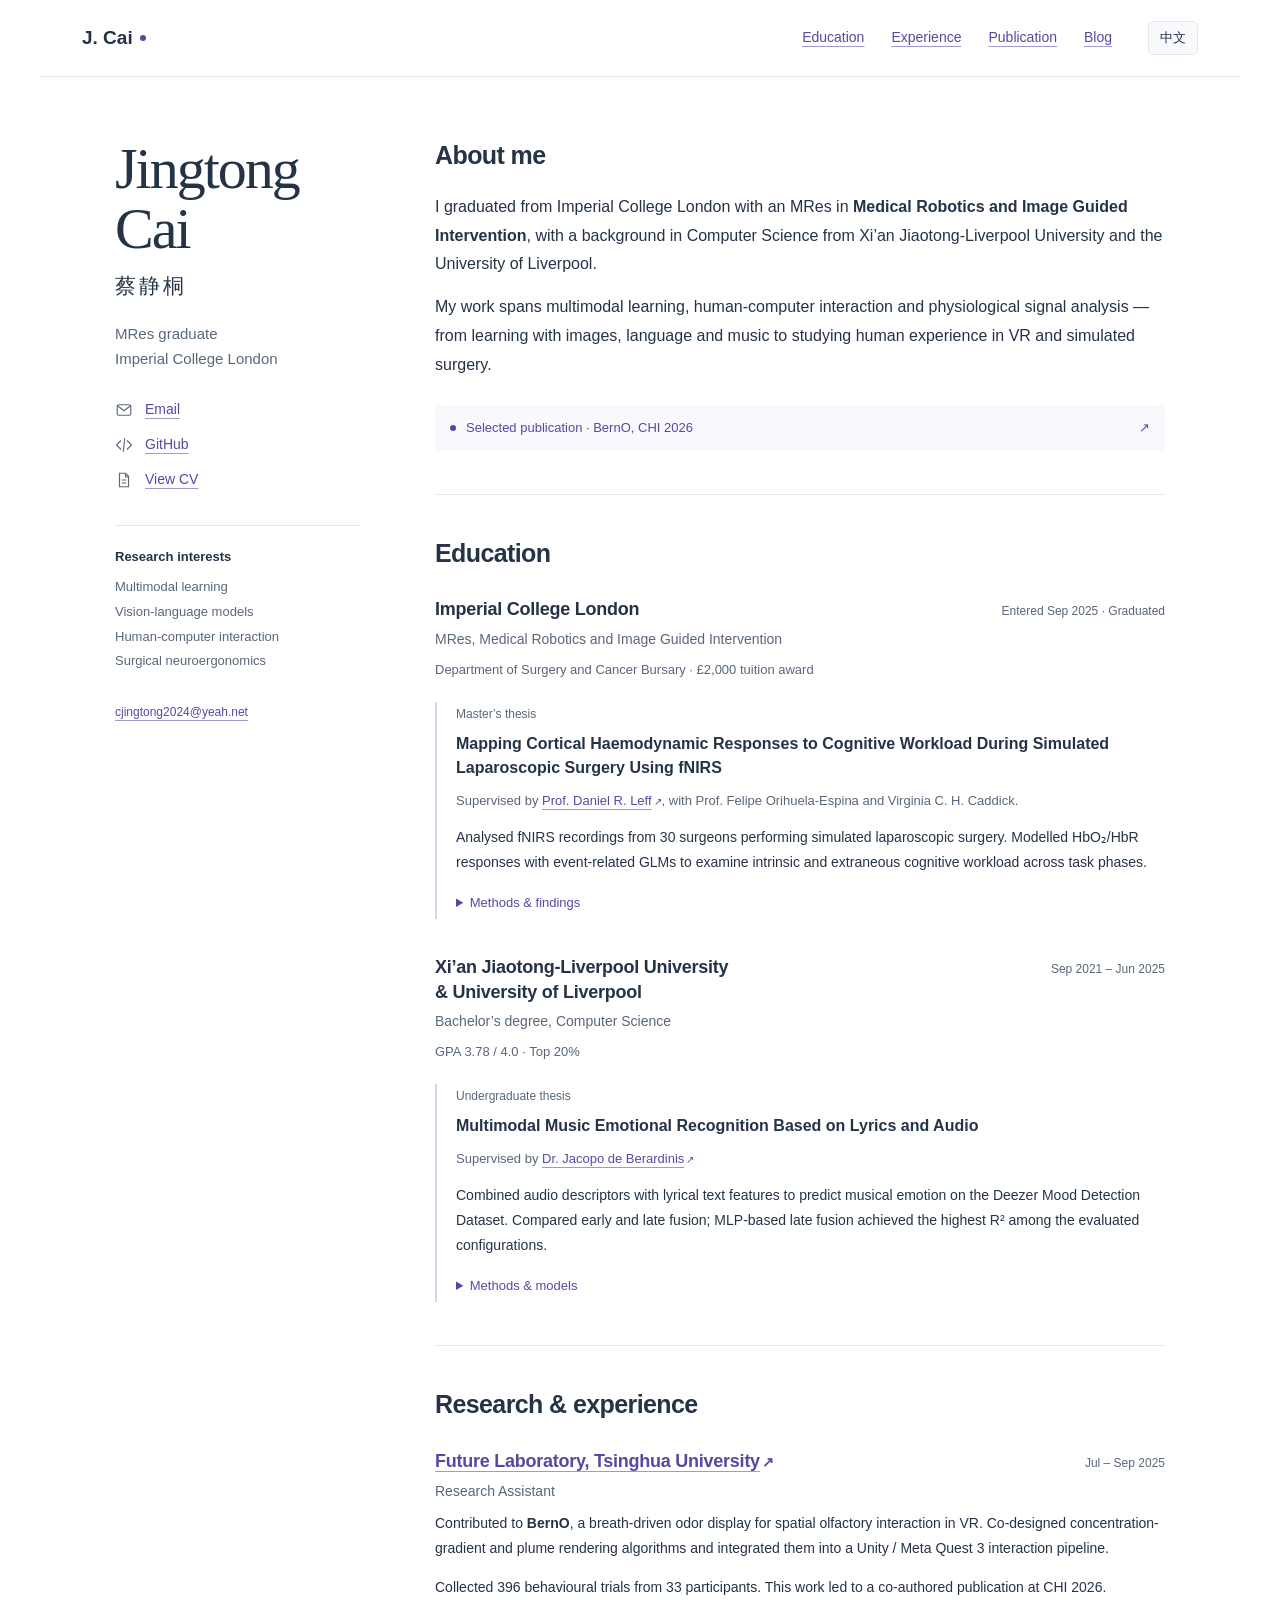
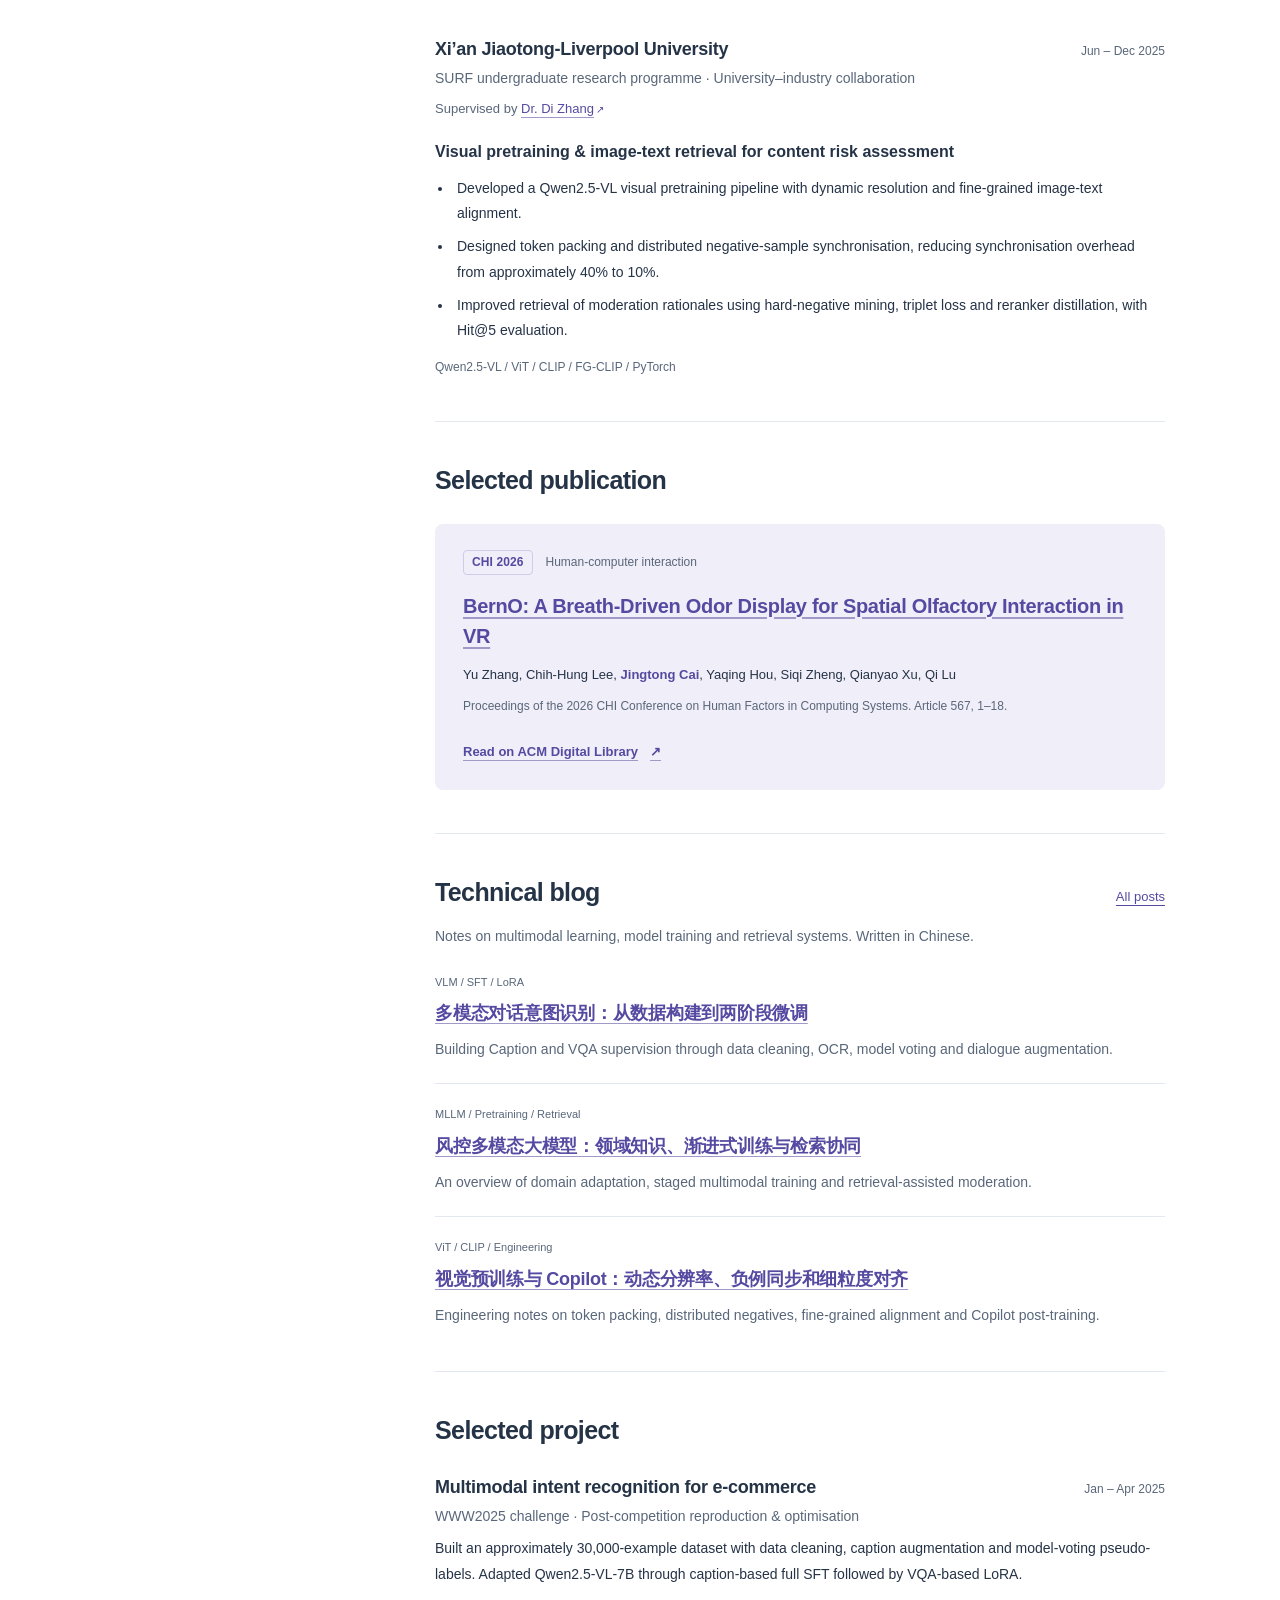
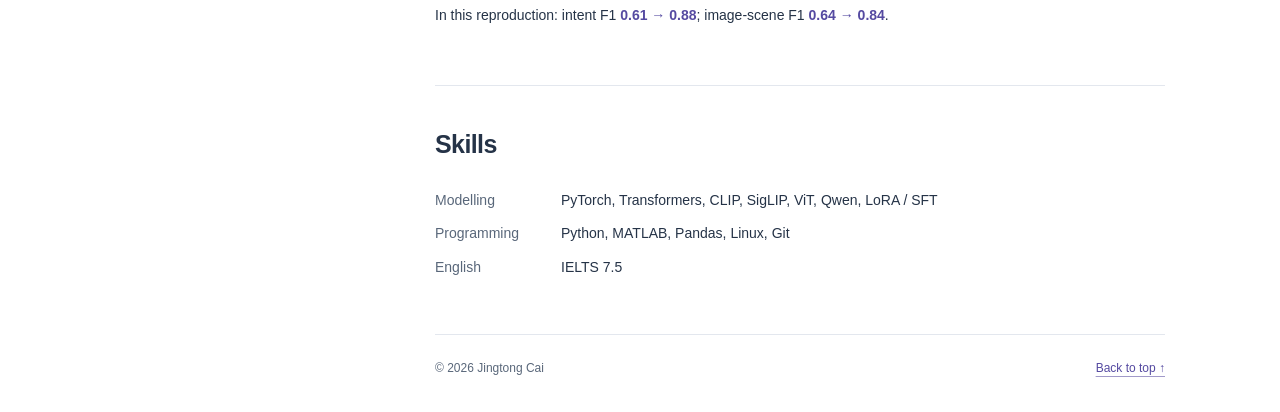
<file: index.html>
<!doctype html>
<html lang="en">
<head>
  <meta charset="utf-8">
  <meta name="viewport" content="width=device-width, initial-scale=1">
  <meta name="theme-color" content="#554aa1">
  <meta name="description" content="Jingtong Cai — MRes graduate of Imperial College London. Education, research and experience in multimodal learning, human-computer interaction and surgical neuroergonomics.">
  <meta property="og:title" content="Jingtong Cai | 蔡静桐">
  <meta property="og:description" content="Multimodal learning, human-computer interaction and surgical neuroergonomics. Education, research and selected work.">
  <meta property="og:type" content="website">
  <title>Jingtong Cai | 蔡静桐</title>
  <link rel="icon" type="image/svg+xml" href="assets/favicon.svg">
  <link rel="stylesheet" href="styles.css">
  <script src="script.js" defer></script>
</head>
<body>
  <a class="skip-link" href="#main"><span data-lang="en">Skip to content</span><span data-lang="zh" hidden>跳至正文</span></a>
  <header class="topbar">
    <a class="wordmark" href="#about" aria-label="Jingtong Cai, home">J. Cai<span class="wordmark-dot" aria-hidden="true"></span></a>
    <nav aria-label="Main navigation">
      <a href="#education"><span data-lang="en">Education</span><span data-lang="zh" hidden>教育经历</span></a>
      <a href="#experience"><span data-lang="en">Experience</span><span data-lang="zh" hidden>科研与实习</span></a>
      <a href="#publications"><span data-lang="en">Publication</span><span data-lang="zh" hidden>论文发表</span></a>
      <a href="blog/index.html"><span data-lang="en">Blog</span><span data-lang="zh" hidden>技术博客</span></a>
    </nav>
    <button id="language-toggle" class="language-button" type="button" aria-label="Switch to Chinese">中文</button>
  </header>

  <div class="page-layout">
    <aside class="profile" aria-label="Personal profile">
      <div class="profile-heading">
        <h1>Jingtong<br> Cai<span class="name-cn" lang="zh-CN">蔡静桐</span></h1>
        <p class="affiliation"><span data-lang="en">MRes graduate<br>Imperial College London</span><span data-lang="zh" hidden>研究型硕士毕业<br>帝国理工大学</span></p>
      </div>
      <div class="profile-links">
        <a href="mailto:cjingtong2024@yeah.net"><svg viewBox="0 0 24 24" aria-hidden="true"><rect x="3" y="5" width="18" height="14" rx="2"/><path d="m3 6 9 7 9-7"/></svg><span data-lang="en">Email</span><span data-lang="zh" hidden>电子邮箱</span></a>
        <a href="https://github.com/caijingtong22-beep" target="_blank" rel="noopener noreferrer"><svg viewBox="0 0 24 24" aria-hidden="true"><path d="m8 6-6 6 6 6m8-12 6 6-6 6m-3-15-2 18"/></svg>GitHub</a>
        <a class="resume-link" href="resume.html" target="_blank" rel="noopener noreferrer"><svg viewBox="0 0 24 24" aria-hidden="true"><path d="M6 3h8l4 4v14H6zM14 3v5h4M9 12h6M9 16h6"/></svg><span data-lang="en">View CV</span><span data-lang="zh" hidden>查看简历</span></a>
      </div>
      <div class="interests">
        <h2><span data-lang="en">Research interests</span><span data-lang="zh" hidden>研究兴趣</span></h2>
        <ul><li><span data-lang="en">Multimodal learning</span><span data-lang="zh" hidden>多模态学习</span></li><li><span data-lang="en">Vision-language models</span><span data-lang="zh" hidden>视觉语言模型</span></li><li><span data-lang="en">Human-computer interaction</span><span data-lang="zh" hidden>人机交互</span></li><li><span data-lang="en">Surgical neuroergonomics</span><span data-lang="zh" hidden>外科神经工效学</span></li></ul>
      </div>
      <a class="contact-address" href="mailto:cjingtong2024@yeah.net">cjingtong2024@yeah.net</a>
    </aside>

    <main id="main">
      <section id="about" class="intro" aria-labelledby="about-heading">
        <h2 id="about-heading"><span data-lang="en">About me</span><span data-lang="zh" hidden>关于我</span></h2>
        <div data-lang="en"><p>I graduated from Imperial College London with an MRes in <strong>Medical Robotics and Image Guided Intervention</strong>, with a background in Computer Science from Xi’an Jiaotong-Liverpool University and the University of Liverpool.</p><p>My work spans multimodal learning, human-computer interaction and physiological signal analysis — from learning with images, language and music to studying human experience in VR and simulated surgery.</p></div>
        <div data-lang="zh" hidden><p>我已毕业于<strong>帝国理工大学</strong>，获得医疗机器人与图像引导干预研究型硕士学位，本科就读于西交利物浦大学与利物浦大学，专业为计算机科学。</p><p>我的研究涵盖多模态学习、人机交互与生理信号分析，包括图文理解、音乐情感识别、虚拟现实嗅觉交互，以及模拟手术中的认知负荷分析。</p></div>
        <a class="recent-work" href="#publications"><span class="small-dot" aria-hidden="true"></span><span data-lang="en"><strong>Selected publication</strong> · BernO, CHI 2026</span><span data-lang="zh" hidden><strong>代表论文</strong> · BernO，CHI 2026</span><span aria-hidden="true">↗</span></a>
      </section>

      <section id="education" aria-labelledby="education-heading">
        <h2 id="education-heading"><span data-lang="en">Education</span><span data-lang="zh" hidden>教育经历</span></h2>
        <article class="entry">
          <div class="entry-heading"><h3><span data-lang="en">Imperial College London</span><span data-lang="zh" hidden>帝国理工大学</span></h3><p class="date"><span data-lang="en">Entered Sep 2025 · Graduated</span><span data-lang="zh" hidden>2025.09 入学 · 已毕业</span></p></div>
          <p class="degree"><span data-lang="en">MRes, Medical Robotics and Image Guided Intervention</span><span data-lang="zh" hidden>医疗机器人与图像引导干预 · 研究型硕士</span></p>
          <p class="honor"><span data-lang="en">Department of Surgery and Cancer Bursary · £2,000 tuition award</span><span data-lang="zh" hidden>外科与癌症学系奖学金 · £2,000 学费减免</span></p>
          <div class="project-block">
            <p class="project-type"><span data-lang="en">Master’s thesis</span><span data-lang="zh" hidden>硕士毕业论文</span></p>
            <h4><span data-lang="en">Mapping Cortical Haemodynamic Responses to Cognitive Workload During Simulated Laparoscopic Surgery Using fNIRS</span><span data-lang="zh" hidden>基于 fNIRS 的模拟腹腔镜手术认知负荷与皮层血流动力学响应分析</span></h4>
            <p class="supervisor"><span data-lang="en">Supervised by </span><span data-lang="zh" hidden>导师：</span><a href="https://profiles.imperial.ac.uk/d.leff" target="_blank" rel="noopener noreferrer">Prof. Daniel R. Leff</a><span data-lang="en">, with Prof. Felipe Orihuela-Espina and Virginia C. H. Caddick.</span><span data-lang="zh" hidden>；共同指导：Prof. Felipe Orihuela-Espina、Virginia C. H. Caddick。</span></p>
            <p><span data-lang="en">Analysed fNIRS recordings from 30 surgeons performing simulated laparoscopic surgery. Modelled HbO₂/HbR responses with event-related GLMs to examine intrinsic and extraneous cognitive workload across task phases.</span><span data-lang="zh" hidden>分析 30 名外科医生在模拟腹腔镜手术中的 fNIRS 数据，通过事件相关一般线性模型（GLM）建模 HbO₂/HbR 响应，研究不同手术阶段的内在与外在认知负荷。</span></p>
            <details><summary><span data-lang="en">Methods & findings</span><span data-lang="zh" hidden>方法与研究结果</span></summary><div class="detail-content"><p data-lang="en">Aligned 61-channel physiological signals with task and high-load event annotations. Used planned contrasts, ROI analyses, mixed models and robust sensitivity analyses. No primary result survived BH-FDR correction; observed regional and phase-dependent patterns remain exploratory.</p><p data-lang="zh" hidden>将 61 通道生理信号与手术阶段、高负荷事件对齐，结合预设对比、ROI 分析、混合效应模型与稳健性分析。主要分析结果均未通过 BH-FDR 多重比较校正，观察到的区域性与阶段性模式属于探索性发现。</p></div></details>
          </div>
        </article>
        <article class="entry">
          <div class="entry-heading"><h3><span data-lang="en">Xi’an Jiaotong-Liverpool University<br>& University of Liverpool</span><span data-lang="zh" hidden>西交利物浦大学 & 利物浦大学</span></h3><p class="date"><span data-lang="en">Sep 2021 – Jun 2025</span><span data-lang="zh" hidden>2021.09 – 2025.06</span></p></div>
          <p class="degree"><span data-lang="en">Bachelor’s degree, Computer Science</span><span data-lang="zh" hidden>计算机科学 · 学士</span></p>
          <p class="honor"><span data-lang="en">GPA 3.78 / 4.0 · Top 20%</span><span data-lang="zh" hidden>GPA 3.78 / 4.0 · 专业前 20%</span></p>
          <div class="project-block">
            <p class="project-type"><span data-lang="en">Undergraduate thesis</span><span data-lang="zh" hidden>本科毕业论文</span></p>
            <h4><span data-lang="en">Multimodal Music Emotional Recognition Based on Lyrics and Audio</span><span data-lang="zh" hidden>基于歌词与音频的多模态音乐情感识别</span></h4>
            <p class="supervisor"><span data-lang="en">Supervised by </span><span data-lang="zh" hidden>导师：</span><a href="https://www.jacopodeberardinis.com/" target="_blank" rel="noopener noreferrer">Dr. Jacopo de Berardinis</a></p>
            <p><span data-lang="en">Combined audio descriptors with lyrical text features to predict musical emotion on the Deezer Mood Detection Dataset. Compared early and late fusion; MLP-based late fusion achieved the highest R² among the evaluated configurations.</span><span data-lang="zh" hidden>基于 Deezer Mood Detection Dataset，融合音频描述符与歌词文本特征进行音乐情感预测。比较早期融合与后期融合策略，基于 MLP 的后期融合在所评估配置中取得最高 R²。</span></p>
            <details><summary><span data-lang="en">Methods & models</span><span data-lang="zh" hidden>方法与模型</span></summary><div class="detail-content"><p data-lang="en">Reproduced a multimodal baseline, then explored decision-level fusion of modality-specific models. Evaluated MLR, SVR, random forest and MLP regressors with audio features, TF-IDF and sentiment scores for valence and arousal prediction.</p><p data-lang="zh" hidden>复现多模态基线，并探索各模态独立建模后的决策级融合。结合音频特征、TF-IDF 和情感分数，评估 MLR、SVR、随机森林与 MLP 在效价和唤醒度预测中的表现。</p></div></details>
          </div>
        </article>
      </section>

      <section id="experience" aria-labelledby="experience-heading">
        <h2 id="experience-heading"><span data-lang="en">Research & experience</span><span data-lang="zh" hidden>科研与实习经历</span></h2>
        <article class="entry">
          <div class="entry-heading"><h3><a href="https://thfl.tsinghua.edu.cn/index.htm" target="_blank" rel="noopener noreferrer"><span data-lang="en">Future Laboratory, Tsinghua University</span><span data-lang="zh" hidden>清华大学未来实验室</span></a></h3><p class="date"><span data-lang="en">Jul – Sep 2025</span><span data-lang="zh" hidden>2025.07 – 2025.09</span></p></div>
          <p class="degree"><span data-lang="en">Research Assistant</span><span data-lang="zh" hidden>研究助理</span></p>
          <p><span data-lang="en">Contributed to <strong>BernO</strong>, a breath-driven odor display for spatial olfactory interaction in VR. Co-designed concentration-gradient and plume rendering algorithms and integrated them into a Unity / Meta Quest 3 interaction pipeline.</span><span data-lang="zh" hidden>参与 <strong>BernO</strong> 呼吸驱动 VR 空间嗅觉交互系统研发，协同设计浓度梯度与 plume 两类嗅觉渲染算法，并接入 Unity / Meta Quest 3 实时交互流程。</span></p>
          <p><span data-lang="en">Collected 396 behavioural trials from 33 participants. This work led to a co-authored publication at CHI 2026.</span><span data-lang="zh" hidden>完成 33 名参与者、396 条行为试验数据采集，相关成果发表于 CHI 2026，为论文共同作者。</span></p>
        </article>
        <article class="entry">
          <div class="entry-heading"><h3><span data-lang="en">Xi’an Jiaotong-Liverpool University</span><span data-lang="zh" hidden>西交利物浦大学</span></h3><p class="date"><span data-lang="en">Jun – Dec 2025</span><span data-lang="zh" hidden>2025.06 – 2025.12</span></p></div>
          <p class="degree"><span data-lang="en">SURF undergraduate research programme · University–industry collaboration</span><span data-lang="zh" hidden>SURF 暑期本科生科研项目 · 校企合作</span></p>
          <p class="supervisor"><span data-lang="en">Supervised by </span><span data-lang="zh" hidden>导师：</span><a href="https://xjtlu.globalimpact.cn/en/persons/DiZhang/" target="_blank" rel="noopener noreferrer">Dr. Di Zhang</a></p>
          <h4 class="experience-title"><span data-lang="en">Visual pretraining & image-text retrieval for content risk assessment</span><span data-lang="zh" hidden>风控多模态大模型视觉预训练与图文检索优化</span></h4>
          <ul class="work-list"><li><span data-lang="en">Developed a Qwen2.5-VL visual pretraining pipeline with dynamic resolution and fine-grained image-text alignment.</span><span data-lang="zh" hidden>基于 Qwen2.5-VL 搭建视觉预训练流程，支持动态分辨率与细粒度图文对齐。</span></li><li><span data-lang="en">Designed token packing and distributed negative-sample synchronisation, reducing synchronisation overhead from approximately 40% to 10%.</span><span data-lang="zh" hidden>设计变长 token 装箱与分布式负例同步流程，将负例同步额外训练耗时由约 40% 降至 10%。</span></li><li><span data-lang="en">Improved retrieval of moderation rationales using hard-negative mining, triplet loss and reranker distillation, with Hit@5 evaluation.</span><span data-lang="zh" hidden>通过难负例挖掘、三元损失与重排序模型蒸馏优化审核拒绝理由召回，并以 Hit@5 进行评估。</span></li></ul>
          <p class="technology">Qwen2.5-VL / ViT / CLIP / FG-CLIP / PyTorch</p>
        </article>
      </section>

      <section id="publications" aria-labelledby="publication-heading">
        <h2 id="publication-heading"><span data-lang="en">Selected publication</span><span data-lang="zh" hidden>论文发表</span></h2>
        <article class="publication">
          <div class="publication-meta"><span class="venue">CHI 2026</span><span data-lang="en">Human-computer interaction</span><span data-lang="zh" hidden>人机交互</span></div>
          <h3><a href="https://dl.acm.org/doi/10.1145/3772318.3791360" target="_blank" rel="noopener noreferrer">BernO: A Breath-Driven Odor Display for Spatial Olfactory Interaction in VR</a></h3>
          <p class="authors">Yu Zhang, Chih-Hung Lee, <strong>Jingtong Cai</strong>, Yaqing Hou, Siqi Zheng, Qianyao Xu, Qi Lu</p>
          <p class="publication-citation">Proceedings of the 2026 CHI Conference on Human Factors in Computing Systems. Article 567, 1–18.</p>
          <a class="paper-link" href="https://dl.acm.org/doi/10.1145/3772318.3791360" target="_blank" rel="noopener noreferrer"><span data-lang="en">Read on ACM Digital Library</span><span data-lang="zh" hidden>在 ACM Digital Library 阅读</span><span aria-hidden="true">↗</span></a>
        </article>
      </section>

      <section id="blog" aria-labelledby="blog-heading">
        <div class="section-heading"><h2 id="blog-heading"><span data-lang="en">Technical blog</span><span data-lang="zh" hidden>技术博客</span></h2><a href="blog/index.html"><span data-lang="en">All posts</span><span data-lang="zh" hidden>全部文章</span></a></div>
        <p class="section-intro"><span data-lang="en">Notes on multimodal learning, model training and retrieval systems. Written in Chinese.</span><span data-lang="zh" hidden>记录多模态学习、模型训练与检索系统中的方法和实践。</span></p>
        <div class="post-list">
          <article class="post-preview"><p class="post-category">VLM / SFT / LoRA</p><h3><a href="blog/posts/multimodal-intent.html">多模态对话意图识别：从数据构建到两阶段微调</a></h3><p><span data-lang="en">Building Caption and VQA supervision through data cleaning, OCR, model voting and dialogue augmentation.</span><span data-lang="zh" hidden>从数据清洗、OCR 与多模型投票出发，构建 Caption 和 VQA 两层监督，连接领域适配与任务对齐。</span></p></article>
          <article class="post-preview"><p class="post-category">MLLM / Pretraining / Retrieval</p><h3><a href="blog/posts/risk-model-training.html">风控多模态大模型：领域知识、渐进式训练与检索协同</a></h3><p><span data-lang="en">An overview of domain adaptation, staged multimodal training and retrieval-assisted moderation.</span><span data-lang="zh" hidden>梳理领域知识注入、多模态预训练与后训练方案，以及 Copilot 在候选理由召回中的作用。</span></p></article>
          <article class="post-preview"><p class="post-category">ViT / CLIP / Engineering</p><h3><a href="blog/posts/visual-pretraining.html">视觉预训练与 Copilot：动态分辨率、负例同步和细粒度对齐</a></h3><p><span data-lang="en">Engineering notes on token packing, distributed negatives, fine-grained alignment and Copilot post-training.</span><span data-lang="zh" hidden>从动态视觉 token、BinPack 和多卡通信，到细粒度图文对齐、难负例挖掘与检索评估。</span></p></article>
        </div>
      </section>

      <section id="projects" aria-labelledby="projects-heading">
        <h2 id="projects-heading"><span data-lang="en">Selected project</span><span data-lang="zh" hidden>项目经历</span></h2>
        <article class="entry">
          <div class="entry-heading"><h3><span data-lang="en">Multimodal intent recognition for e-commerce</span><span data-lang="zh" hidden>电商多模态对话意图识别</span></h3><p class="date"><span data-lang="en">Jan – Apr 2025</span><span data-lang="zh" hidden>2025.01 – 2025.04</span></p></div>
          <p class="degree"><span data-lang="en">WWW2025 challenge · Post-competition reproduction & optimisation</span><span data-lang="zh" hidden>WWW2025 多模态对话系统意图识别挑战赛 · 赛后复现与优化</span></p>
          <p><span data-lang="en">Built an approximately 30,000-example dataset with data cleaning, caption augmentation and model-voting pseudo-labels. Adapted Qwen2.5-VL-7B through caption-based full SFT followed by VQA-based LoRA.</span><span data-lang="zh" hidden>通过数据清洗、描述增强和多模型投票伪标签，整理约 3 万条训练数据。基于 Qwen2.5-VL-7B，先以 Caption 数据进行全参数 SFT，再以 VQA 数据进行 LoRA 任务对齐。</span></p>
          <p class="project-result"><span data-lang="en">In this reproduction: intent F1 <strong>0.61 → 0.88</strong>; image-scene F1 <strong>0.64 → 0.84</strong>.</span><span data-lang="zh" hidden>复现实验结果：对话意图识别 F1 <strong>0.61 → 0.88</strong>；图片场景分类 F1 <strong>0.64 → 0.84</strong>。</span></p>
        </article>
      </section>

      <section id="skills" aria-labelledby="skills-heading">
        <h2 id="skills-heading"><span data-lang="en">Skills</span><span data-lang="zh" hidden>技能</span></h2>
        <dl class="skills"><div><dt><span data-lang="en">Modelling</span><span data-lang="zh" hidden>模型与训练</span></dt><dd>PyTorch, Transformers, CLIP, SigLIP, ViT, Qwen, LoRA / SFT</dd></div><div><dt><span data-lang="en">Programming</span><span data-lang="zh" hidden>编程与工具</span></dt><dd>Python, MATLAB, Pandas, Linux, Git</dd></div><div><dt><span data-lang="en">English</span><span data-lang="zh" hidden>英语</span></dt><dd>IELTS 7.5</dd></div></dl>
      </section>
      <footer><span>© <span id="year">2026</span> Jingtong Cai</span><a href="#about"><span data-lang="en">Back to top ↑</span><span data-lang="zh" hidden>返回顶部 ↑</span></a></footer>
    </main>
  </div>
</body>
</html>
</file>
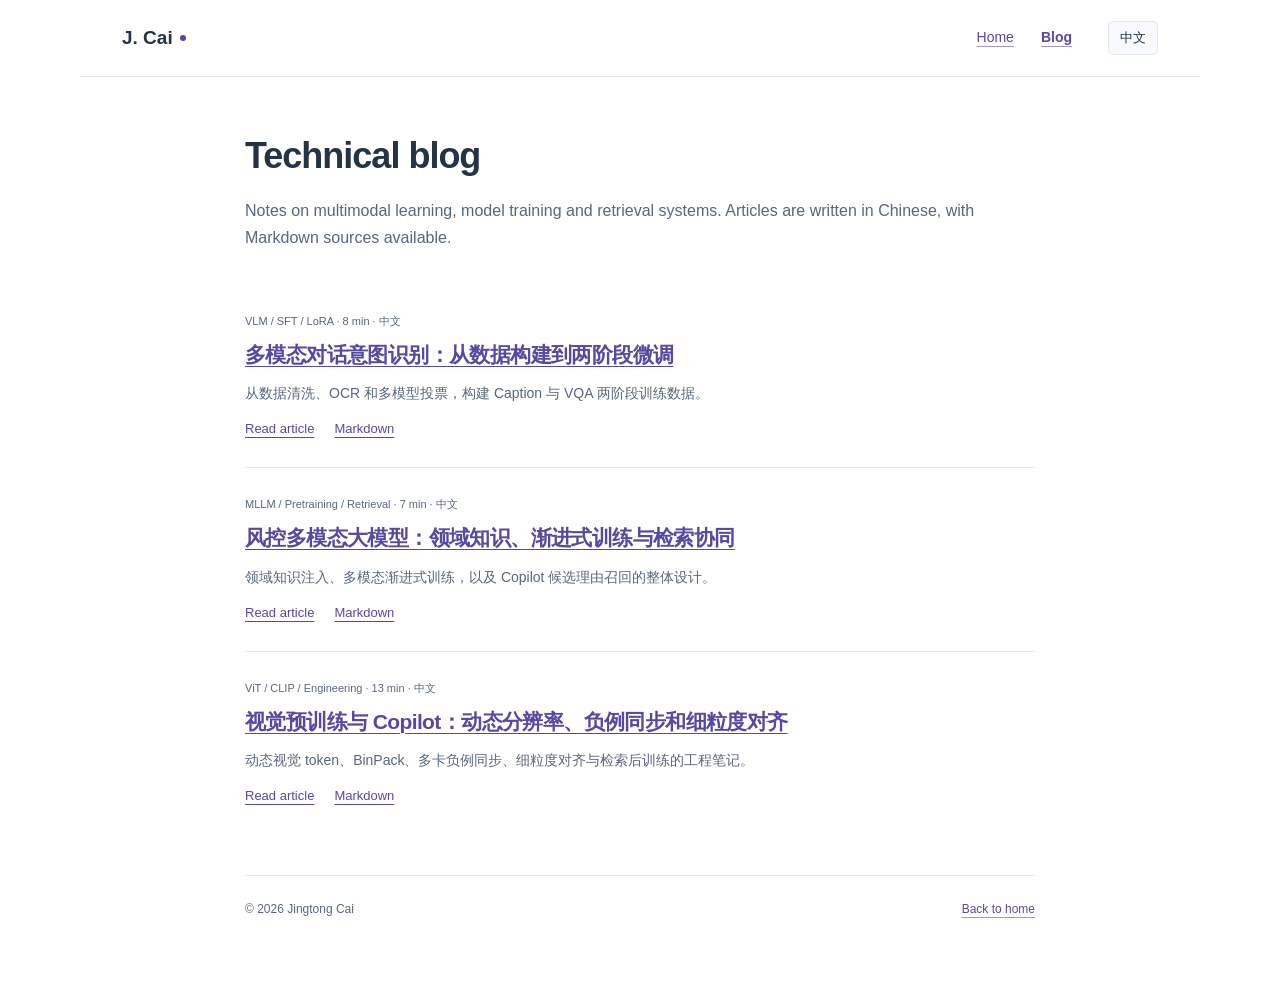
<file: blog/index.html>
<!doctype html><html lang="en"><head><meta charset="utf-8"><meta name="viewport" content="width=device-width,initial-scale=1"><title>Technical blog | Jingtong Cai 蔡静桐</title><meta name="description" content="蔡静桐的技术博客：多模态学习、视觉预训练与检索系统。"><link rel="icon" type="image/svg+xml" href="../assets/favicon.svg"><link rel="stylesheet" href="../styles.css"><link rel="stylesheet" href="blog.css"><script src="../script.js" defer></script></head><body><a class="skip-link" href="#blog-main"><span data-lang="en">Skip to content</span><span data-lang="zh" hidden>跳至正文</span></a><header class="topbar blog-nav"><a class="wordmark" href="../index.html">J. Cai<span class="wordmark-dot" aria-hidden="true"></span></a><nav aria-label="Main navigation"><a href="../index.html"><span data-lang="en">Home</span><span data-lang="zh" hidden>个人主页</span></a><a href="index.html" aria-current="page"><span data-lang="en">Blog</span><span data-lang="zh" hidden>技术博客</span></a></nav><button id="language-toggle" class="language-button" aria-label="Switch to Chinese" type="button">中文</button></header><main class="blog-archive" id="blog-main"><h1><span data-lang="en">Technical blog</span><span data-lang="zh" hidden>技术博客</span></h1><p class="archive-intro"><span data-lang="en">Notes on multimodal learning, model training and retrieval systems. Articles are written in Chinese, with Markdown sources available.</span><span data-lang="zh" hidden>记录多模态学习、模型训练与检索系统中的方法和实践。文章提供网页阅读与 Markdown 原文。</span></p><div class="post-list"><article class="post-preview"><p class="post-category">VLM / SFT / LoRA · 8 min · 中文</p><h2><a href="posts/multimodal-intent.html">多模态对话意图识别：从数据构建到两阶段微调</a></h2><p>从数据清洗、OCR 和多模型投票，构建 Caption 与 VQA 两阶段训练数据。</p><div class="post-links"><a href="posts/multimodal-intent.html"><span data-lang="en">Read article</span><span data-lang="zh" hidden>阅读全文</span></a><a href="posts/multimodal-intent.md" download>Markdown</a></div></article><article class="post-preview"><p class="post-category">MLLM / Pretraining / Retrieval · 7 min · 中文</p><h2><a href="posts/risk-model-training.html">风控多模态大模型：领域知识、渐进式训练与检索协同</a></h2><p>领域知识注入、多模态渐进式训练，以及 Copilot 候选理由召回的整体设计。</p><div class="post-links"><a href="posts/risk-model-training.html"><span data-lang="en">Read article</span><span data-lang="zh" hidden>阅读全文</span></a><a href="posts/risk-model-training.md" download>Markdown</a></div></article><article class="post-preview"><p class="post-category">ViT / CLIP / Engineering · 13 min · 中文</p><h2><a href="posts/visual-pretraining.html">视觉预训练与 Copilot：动态分辨率、负例同步和细粒度对齐</a></h2><p>动态视觉 token、BinPack、多卡负例同步、细粒度对齐与检索后训练的工程笔记。</p><div class="post-links"><a href="posts/visual-pretraining.html"><span data-lang="en">Read article</span><span data-lang="zh" hidden>阅读全文</span></a><a href="posts/visual-pretraining.md" download>Markdown</a></div></article></div><footer style="margin-top:40px"><span>© <span id="year">2026</span> Jingtong Cai</span><a href="../index.html"><span data-lang="en">Back to home</span><span data-lang="zh" hidden>返回主页</span></a></footer></main></body></html>
</file>
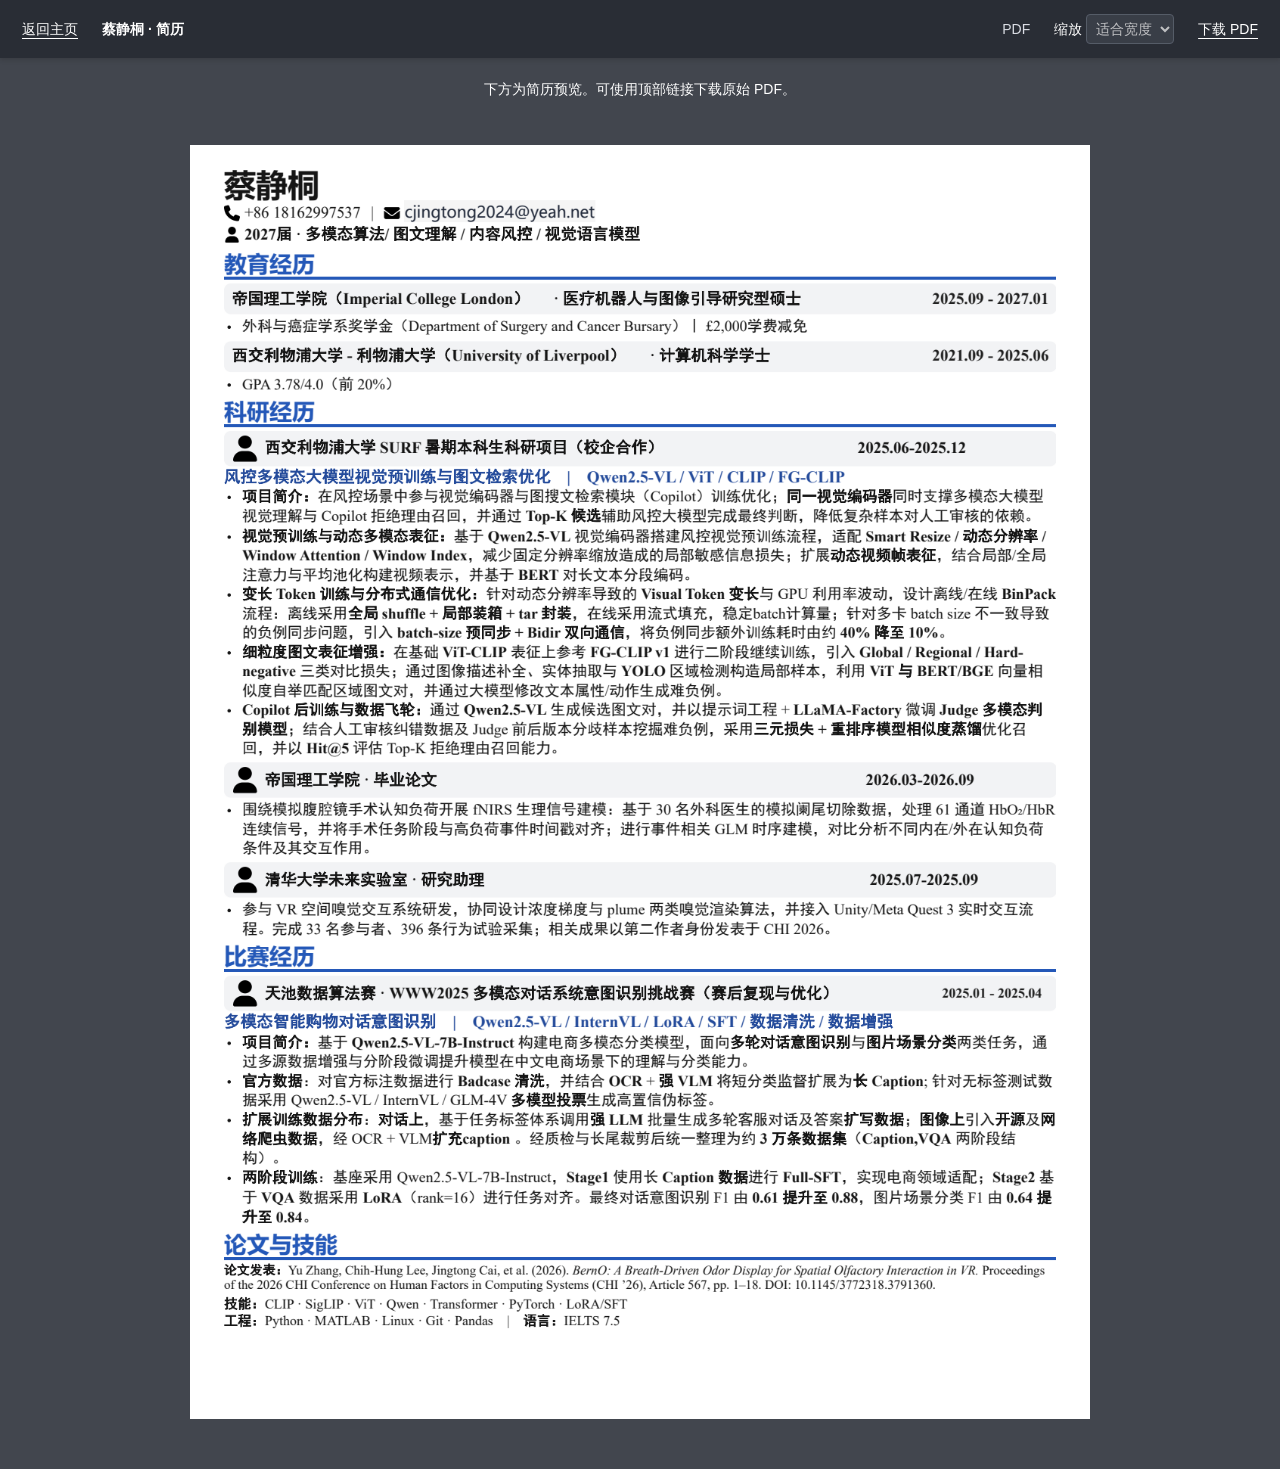
<file: resume.html>
<!doctype html><html lang="zh-CN"><head><meta charset="utf-8"><meta name="viewport" content="width=device-width,initial-scale=1"><title>查看简历 | Jingtong Cai 蔡静桐</title><link rel="icon" href="assets/favicon.svg" type="image/svg+xml"><style>
*{box-sizing:border-box}body{margin:0;background:#42464e;color:#fff;font:14px/1.6 "Segoe UI","Microsoft YaHei",sans-serif}a{color:inherit;text-underline-offset:4px}a:focus-visible,select:focus-visible,summary:focus-visible{outline:3px solid #a9baff;outline-offset:4px}.toolbar{position:sticky;top:0;z-index:2;background:#292d35;padding:14px 22px;display:flex;gap:24px;align-items:center;box-shadow:0 1px 5px #2225}.title{margin-right:auto;font-weight:600}.toolbar select{background:#414651;color:#fff;border:1px solid #68717e;border-radius:4px;padding:5px;font:inherit}.page-count{white-space:nowrap;color:#d9dce3}#status{text-align:center;padding:20px}#pages{padding:25px 16px;overflow:auto;min-height:70vh}.pdf-page{margin:0 auto 25px;box-shadow:0 2px 14px #17191d66;width:max-content;background:white}.pdf-page canvas{display:block}.resume-text{max-width:900px;padding:0 20px 25px;margin:auto}.resume-text summary{cursor:pointer}#text-content{white-space:pre-wrap;background:white;color:#253347;padding:25px;margin-top:15px;font-size:14px}.fallback{max-width:900px;margin:0 auto 25px}.fallback img{width:100%;height:auto;display:block}.hint{font-size:13px;text-align:center;margin-bottom:15px}.toolbar a{white-space:nowrap}@media(max-width:600px){.toolbar{flex-wrap:wrap;gap:12px 20px;padding:12px 16px}.title{min-width:130px}.toolbar select{max-width:105px}.page-count{font-size:12px}#pages{padding:16px 8px}}
</style><script type="module" src="resume.js"></script></head><body><header class="toolbar"><a href="index.html">返回主页</a><span class="title">蔡静桐 · 简历</span><span class="page-count" id="page-count">PDF</span><label>缩放 <select id="zoom" aria-label="PDF 缩放比例"><option value="fit">适合宽度</option><option value="1">100%</option><option value="1.25">125%</option><option value="1.5">150%</option><option value="2">200%</option></select></label><a href="assets/jingtong-cai-resume.pdf" download="Jingtong-Cai-CV.pdf">下载 PDF</a></header><div id="status" role="status">正在加载简历…</div><main id="pages" aria-label="简历 PDF"></main><details class="resume-text" hidden id="text-view"><summary>查看可访问文字版</summary><div id="text-content"></div></details><noscript><p class="hint">此浏览器未启用 JavaScript。下方显示简历预览，也可使用顶部链接下载原始 PDF。</p><div class="fallback"><img src="assets/resume-preview.png" alt="蔡静桐的简历"></div></noscript></body></html>
</file>
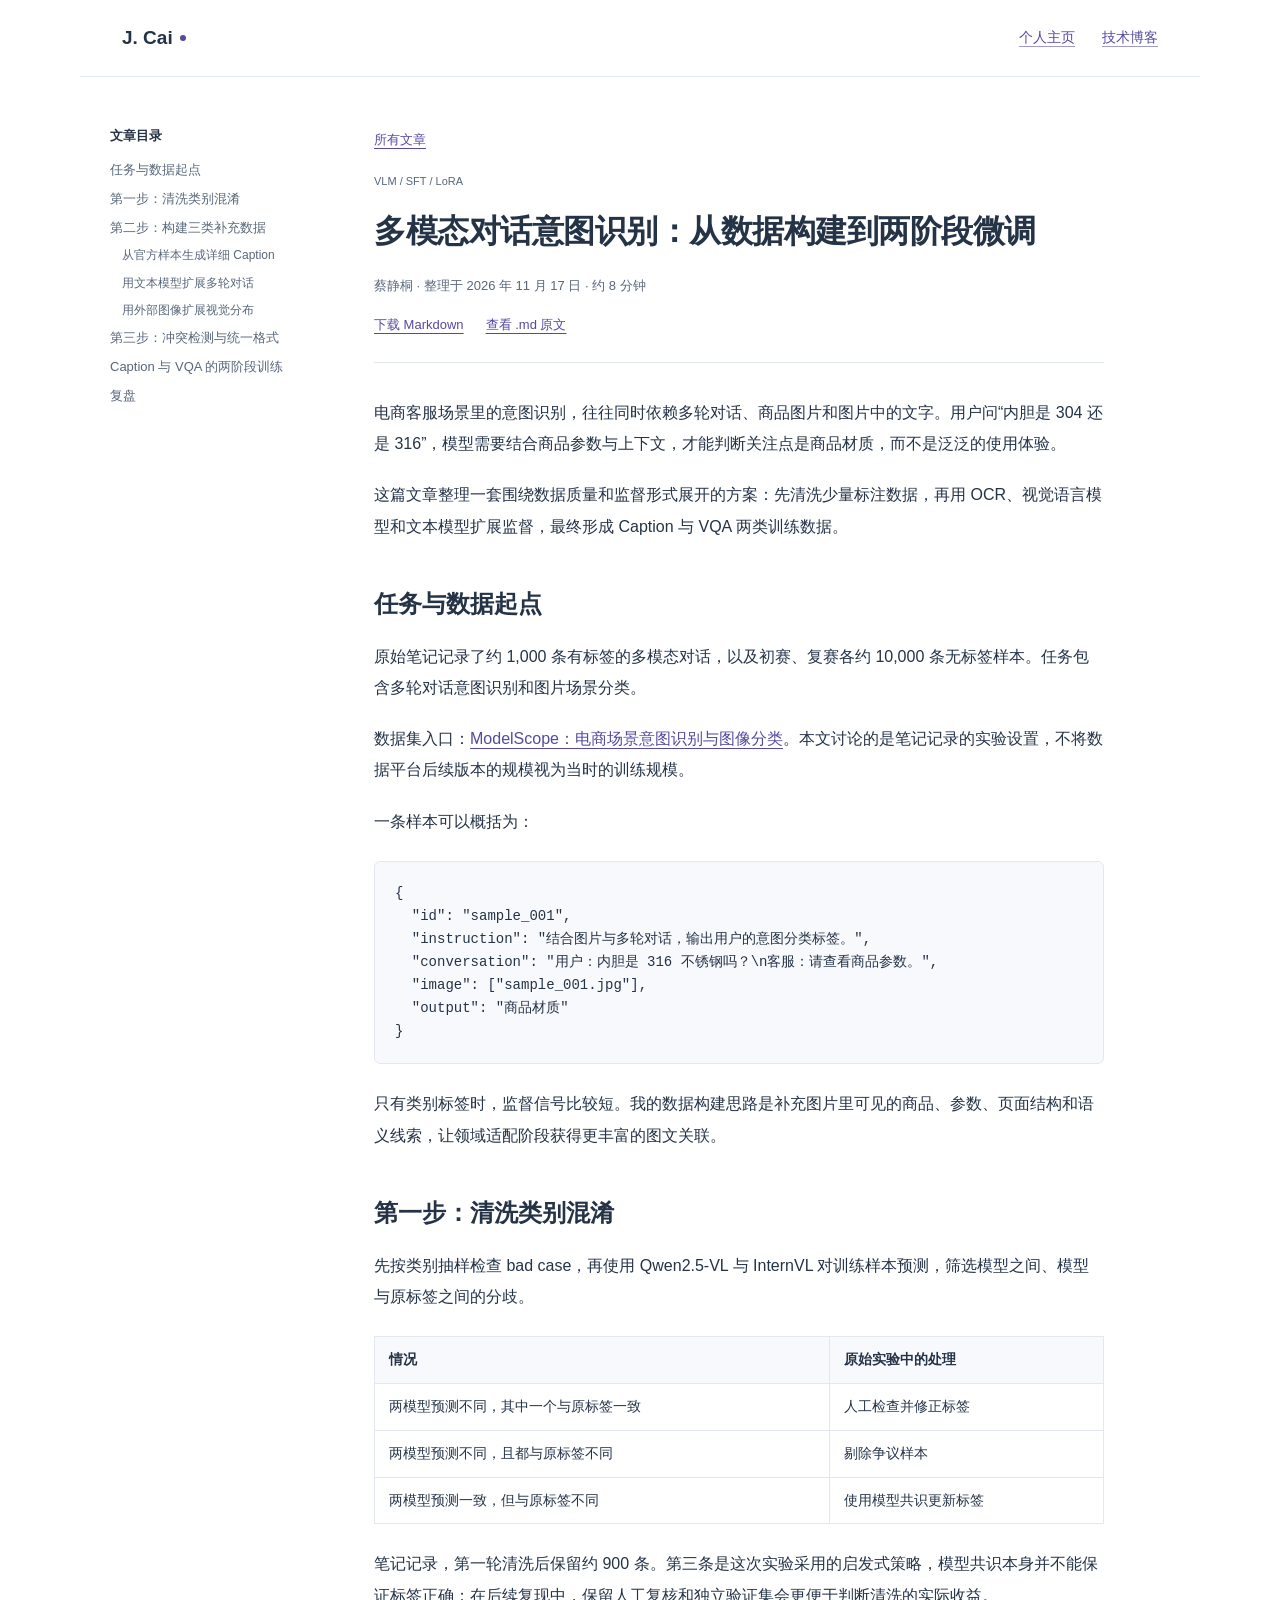
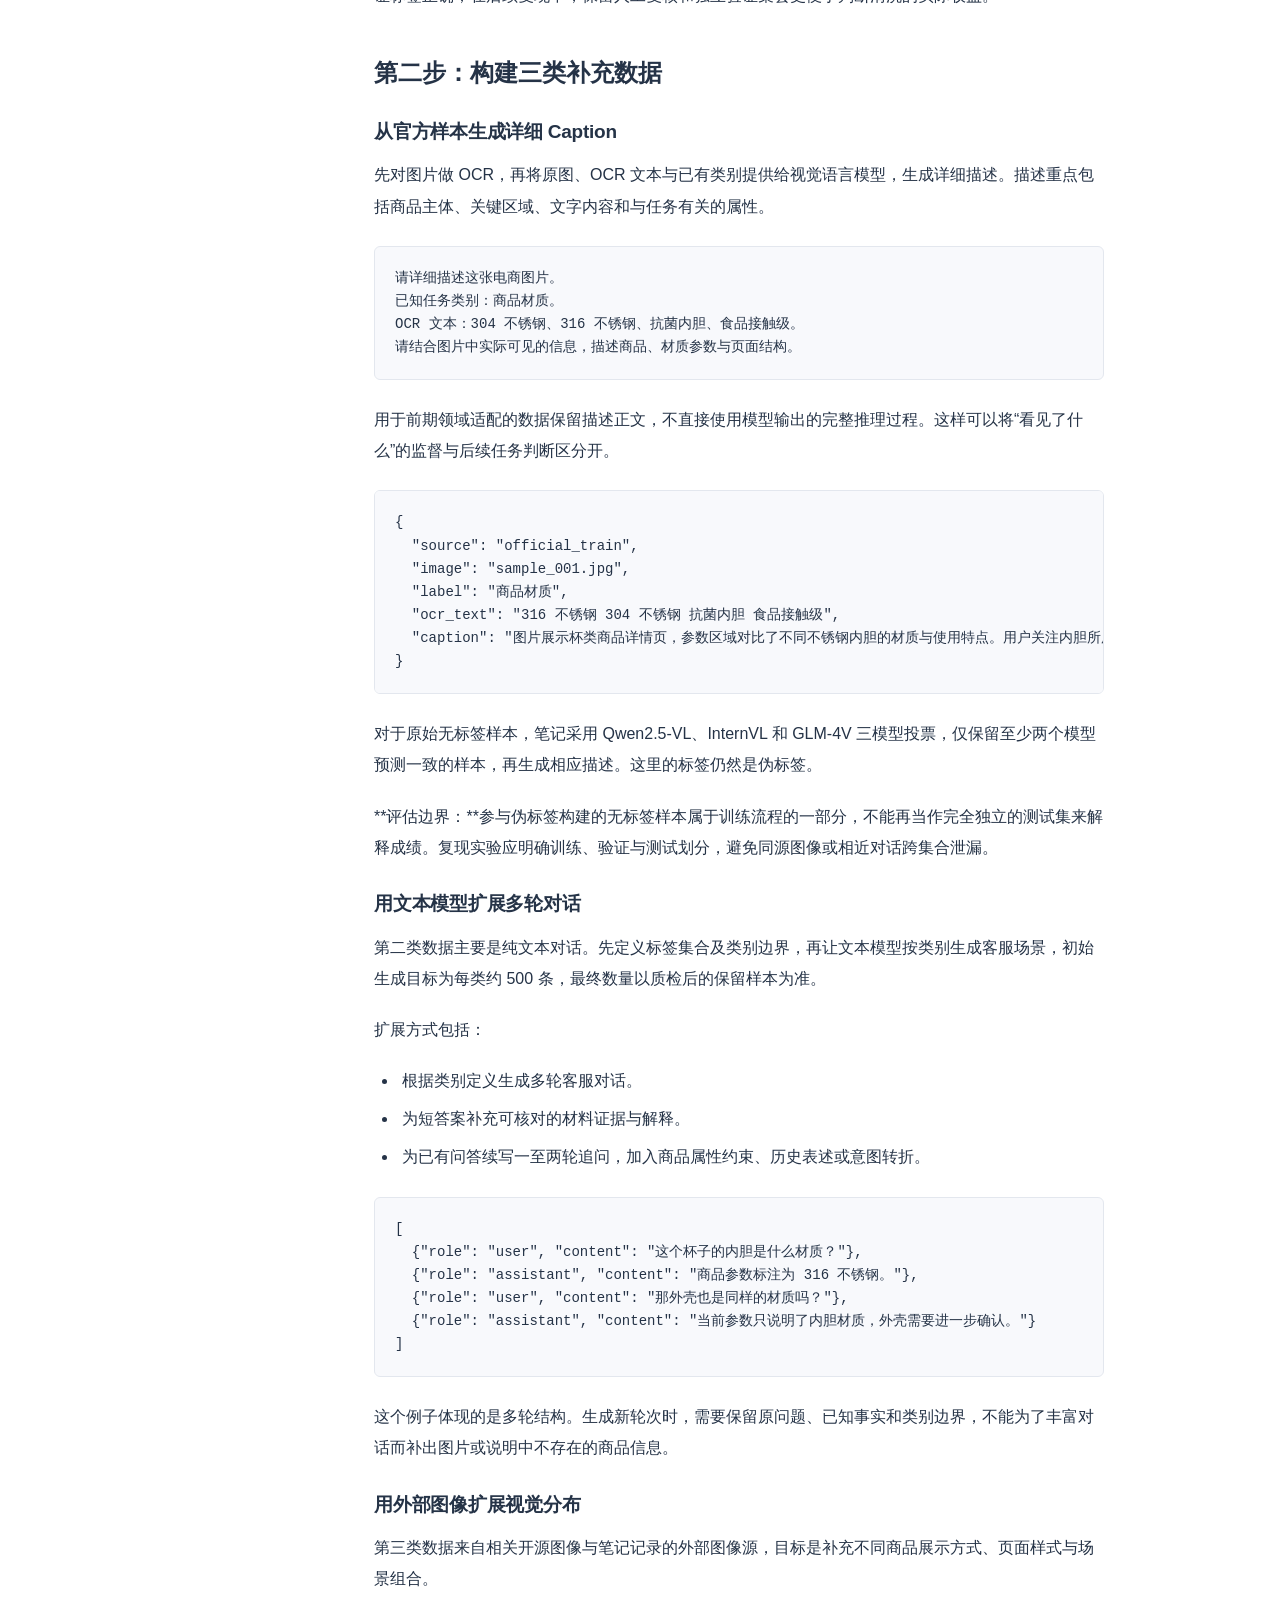
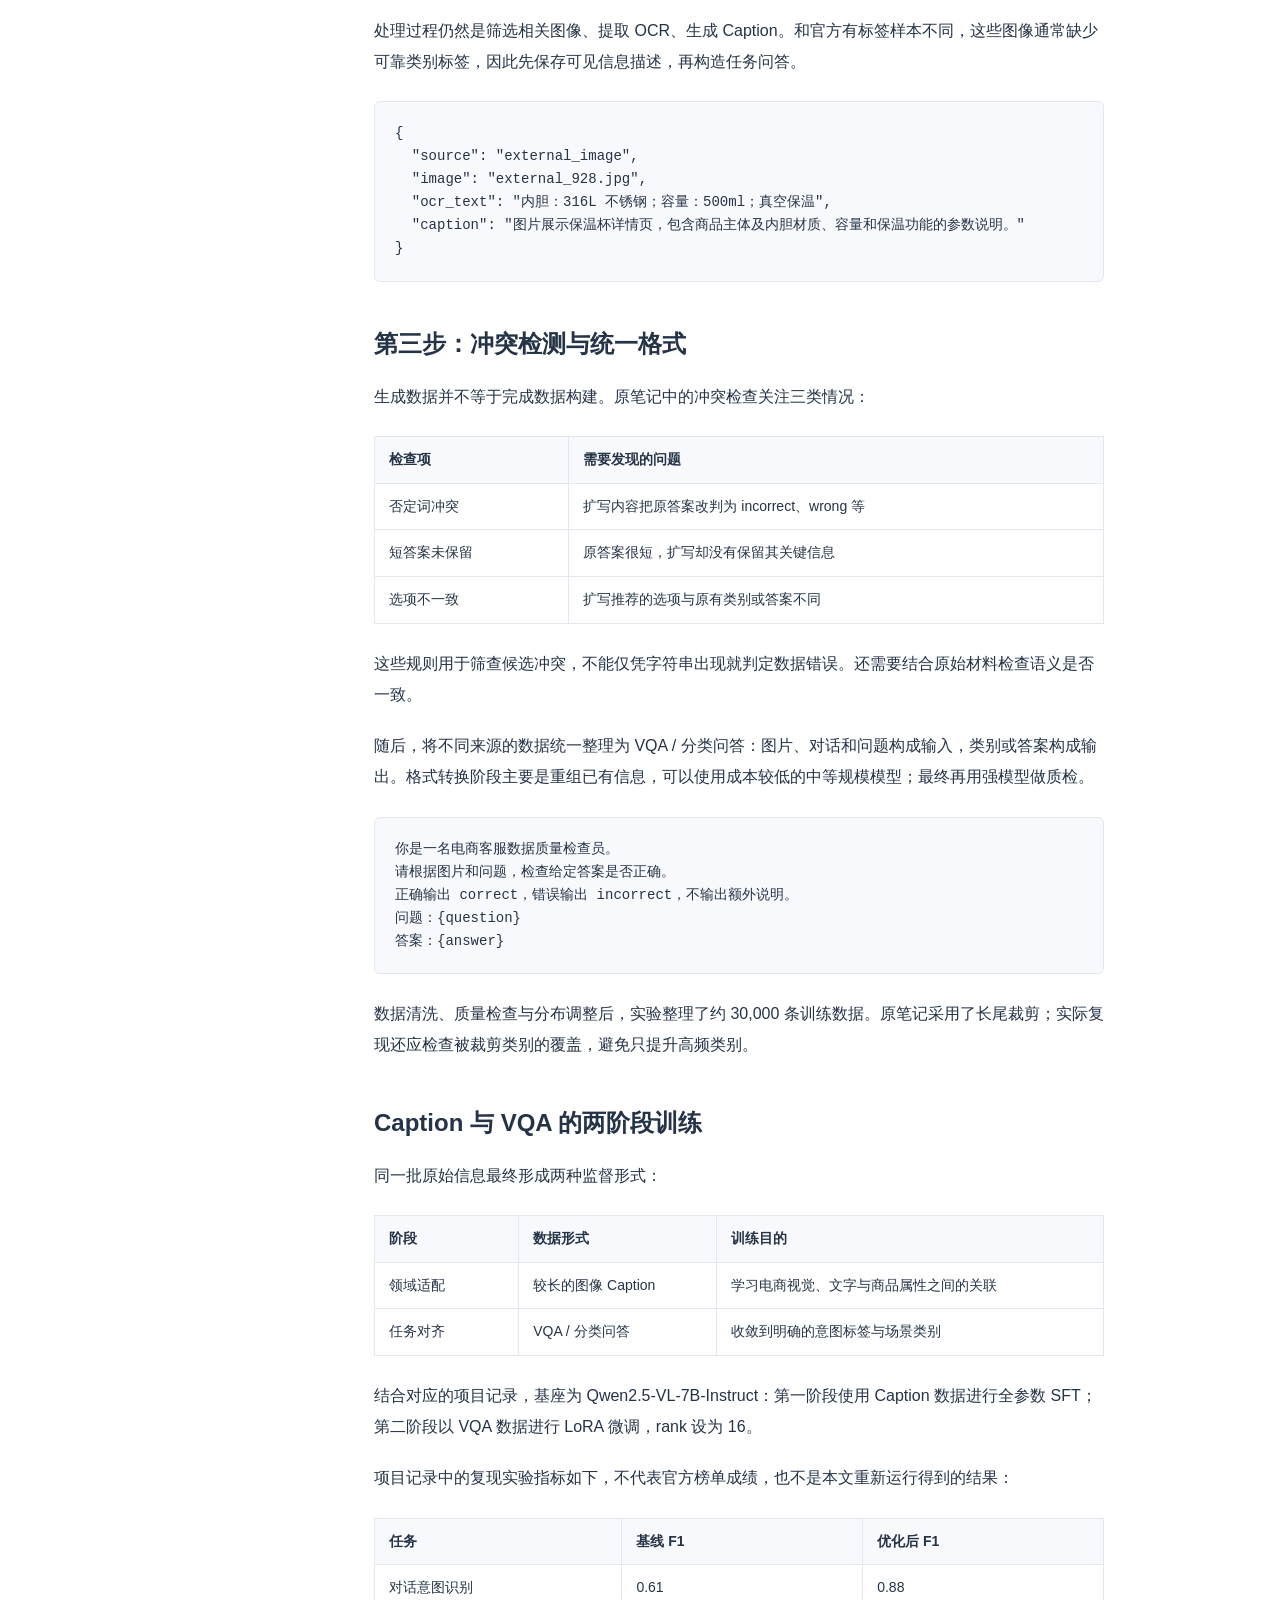
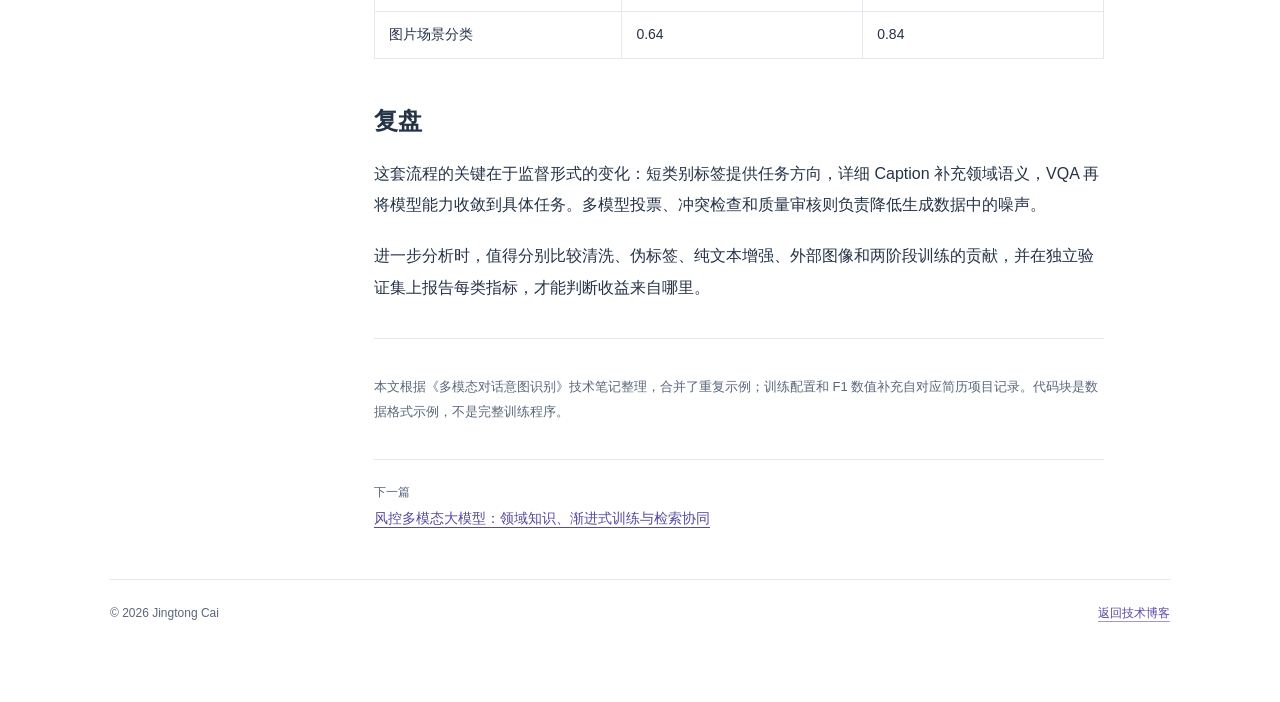
<file: blog/posts/multimodal-intent.html>
<!doctype html>
<html lang="zh-CN"><head><meta charset="utf-8"><meta name="viewport" content="width=device-width,initial-scale=1"><title>多模态对话意图识别：从数据构建到两阶段微调 | 蔡静桐</title><meta name="description" content="从数据清洗、OCR 和多模型投票，构建 Caption 与 VQA 两阶段训练数据。"><link rel="icon" href="../../assets/favicon.svg" type="image/svg+xml"><link rel="stylesheet" href="../../styles.css"><link rel="stylesheet" href="../blog.css"><link rel="alternate" type="text/markdown" href="multimodal-intent.md" title="Markdown 原文"></head>
<body><a class="skip-link" href="#article">跳至正文</a><header class="topbar blog-nav"><a class="wordmark" href="../../index.html">J. Cai<span class="wordmark-dot" aria-hidden="true"></span></a><nav aria-label="文章导航"><a href="../../index.html">个人主页</a><a href="../index.html">技术博客</a></nav></header><div class="article-layout"><aside class="article-toc" aria-label="文章目录"><p>文章目录</p><a class="" href="#section-1">任务与数据起点</a><a class="" href="#section-2">第一步：清洗类别混淆</a><a class="" href="#section-3">第二步：构建三类补充数据</a><a class="toc-sub" href="#section-4">从官方样本生成详细 Caption</a><a class="toc-sub" href="#section-5">用文本模型扩展多轮对话</a><a class="toc-sub" href="#section-6">用外部图像扩展视觉分布</a><a class="" href="#section-7">第三步：冲突检测与统一格式</a><a class="" href="#section-8">Caption 与 VQA 的两阶段训练</a><a class="" href="#section-9">复盘</a></aside><main id="article"><article><header class="article-header"><a class="breadcrumb" href="../index.html">所有文章</a><p class="post-category" style="margin-top:20px">VLM / SFT / LoRA</p><h1>多模态对话意图识别：从数据构建到两阶段微调</h1><p class="post-meta">蔡静桐 · 整理于 <time datetime="2026-11-17">2026 年 11 月 17 日</time> · 约 8 分钟</p><div class="article-actions"><a href="multimodal-intent.md" download>下载 Markdown</a><a href="multimodal-intent.md" target="_blank" rel="noopener">查看 .md 原文</a></div></header><details class="mobile-toc"><summary>文章目录</summary><a class="" href="#section-1">任务与数据起点</a><a class="" href="#section-2">第一步：清洗类别混淆</a><a class="" href="#section-3">第二步：构建三类补充数据</a><a class="toc-sub" href="#section-4">从官方样本生成详细 Caption</a><a class="toc-sub" href="#section-5">用文本模型扩展多轮对话</a><a class="toc-sub" href="#section-6">用外部图像扩展视觉分布</a><a class="" href="#section-7">第三步：冲突检测与统一格式</a><a class="" href="#section-8">Caption 与 VQA 的两阶段训练</a><a class="" href="#section-9">复盘</a></details><div class="article-body"><p>电商客服场景里的意图识别，往往同时依赖多轮对话、商品图片和图片中的文字。用户问“内胆是 304 还是 316”，模型需要结合商品参数与上下文，才能判断关注点是商品材质，而不是泛泛的使用体验。</p>
<p>这篇文章整理一套围绕数据质量和监督形式展开的方案：先清洗少量标注数据，再用 OCR、视觉语言模型和文本模型扩展监督，最终形成 Caption 与 VQA 两类训练数据。</p>
<h2 id="section-1">任务与数据起点</h2>
<p>原始笔记记录了约 1,000 条有标签的多模态对话，以及初赛、复赛各约 10,000 条无标签样本。任务包含多轮对话意图识别和图片场景分类。</p>
<p>数据集入口：<a href="https://modelscope.cn/datasets/smau0441/www2025-train">ModelScope：电商场景意图识别与图像分类</a>。本文讨论的是笔记记录的实验设置，不将数据平台后续版本的规模视为当时的训练规模。</p>
<p>一条样本可以概括为：</p>
<pre><code class="language-json">{
  &quot;id&quot;: &quot;sample_001&quot;,
  &quot;instruction&quot;: &quot;结合图片与多轮对话，输出用户的意图分类标签。&quot;,
  &quot;conversation&quot;: &quot;用户：内胆是 316 不锈钢吗？\n客服：请查看商品参数。&quot;,
  &quot;image&quot;: [&quot;sample_001.jpg&quot;],
  &quot;output&quot;: &quot;商品材质&quot;
}
</code></pre>
<p>只有类别标签时，监督信号比较短。我的数据构建思路是补充图片里可见的商品、参数、页面结构和语义线索，让领域适配阶段获得更丰富的图文关联。</p>
<h2 id="section-2">第一步：清洗类别混淆</h2>
<p>先按类别抽样检查 bad case，再使用 Qwen2.5-VL 与 InternVL 对训练样本预测，筛选模型之间、模型与原标签之间的分歧。</p>
<div class="table-scroll" tabindex="0" role="region" aria-label="可横向滚动的数据表"><table>
<thead>
<tr>
<th>情况</th>
<th>原始实验中的处理</th>
</tr>
</thead>
<tbody><tr>
<td>两模型预测不同，其中一个与原标签一致</td>
<td>人工检查并修正标签</td>
</tr>
<tr>
<td>两模型预测不同，且都与原标签不同</td>
<td>剔除争议样本</td>
</tr>
<tr>
<td>两模型预测一致，但与原标签不同</td>
<td>使用模型共识更新标签</td>
</tr>
</tbody></table></div>
<p>笔记记录，第一轮清洗后保留约 900 条。第三条是这次实验采用的启发式策略，模型共识本身并不能保证标签正确；在后续复现中，保留人工复核和独立验证集会更便于判断清洗的实际收益。</p>
<h2 id="section-3">第二步：构建三类补充数据</h2>
<h3 id="section-4">从官方样本生成详细 Caption</h3>
<p>先对图片做 OCR，再将原图、OCR 文本与已有类别提供给视觉语言模型，生成详细描述。描述重点包括商品主体、关键区域、文字内容和与任务有关的属性。</p>
<pre><code class="language-text">请详细描述这张电商图片。
已知任务类别：商品材质。
OCR 文本：304 不锈钢、316 不锈钢、抗菌内胆、食品接触级。
请结合图片中实际可见的信息，描述商品、材质参数与页面结构。
</code></pre>
<p>用于前期领域适配的数据保留描述正文，不直接使用模型输出的完整推理过程。这样可以将“看见了什么”的监督与后续任务判断区分开。</p>
<pre><code class="language-json">{
  &quot;source&quot;: &quot;official_train&quot;,
  &quot;image&quot;: &quot;sample_001.jpg&quot;,
  &quot;label&quot;: &quot;商品材质&quot;,
  &quot;ocr_text&quot;: &quot;316 不锈钢 304 不锈钢 抗菌内胆 食品接触级&quot;,
  &quot;caption&quot;: &quot;图片展示杯类商品详情页，参数区域对比了不同不锈钢内胆的材质与使用特点。用户关注内胆所用金属，与商品材质类别相关。&quot;
}
</code></pre>
<p>对于原始无标签样本，笔记采用 Qwen2.5-VL、InternVL 和 GLM-4V 三模型投票，仅保留至少两个模型预测一致的样本，再生成相应描述。这里的标签仍然是伪标签。</p>
<p>**评估边界：**参与伪标签构建的无标签样本属于训练流程的一部分，不能再当作完全独立的测试集来解释成绩。复现实验应明确训练、验证与测试划分，避免同源图像或相近对话跨集合泄漏。</p>
<h3 id="section-5">用文本模型扩展多轮对话</h3>
<p>第二类数据主要是纯文本对话。先定义标签集合及类别边界，再让文本模型按类别生成客服场景，初始生成目标为每类约 500 条，最终数量以质检后的保留样本为准。</p>
<p>扩展方式包括：</p>
<ul>
<li>根据类别定义生成多轮客服对话。</li>
<li>为短答案补充可核对的材料证据与解释。</li>
<li>为已有问答续写一至两轮追问，加入商品属性约束、历史表述或意图转折。</li>
</ul>
<pre><code class="language-json">[
  {&quot;role&quot;: &quot;user&quot;, &quot;content&quot;: &quot;这个杯子的内胆是什么材质？&quot;},
  {&quot;role&quot;: &quot;assistant&quot;, &quot;content&quot;: &quot;商品参数标注为 316 不锈钢。&quot;},
  {&quot;role&quot;: &quot;user&quot;, &quot;content&quot;: &quot;那外壳也是同样的材质吗？&quot;},
  {&quot;role&quot;: &quot;assistant&quot;, &quot;content&quot;: &quot;当前参数只说明了内胆材质，外壳需要进一步确认。&quot;}
]
</code></pre>
<p>这个例子体现的是多轮结构。生成新轮次时，需要保留原问题、已知事实和类别边界，不能为了丰富对话而补出图片或说明中不存在的商品信息。</p>
<h3 id="section-6">用外部图像扩展视觉分布</h3>
<p>第三类数据来自相关开源图像与笔记记录的外部图像源，目标是补充不同商品展示方式、页面样式与场景组合。</p>
<p>处理过程仍然是筛选相关图像、提取 OCR、生成 Caption。和官方有标签样本不同，这些图像通常缺少可靠类别标签，因此先保存可见信息描述，再构造任务问答。</p>
<pre><code class="language-json">{
  &quot;source&quot;: &quot;external_image&quot;,
  &quot;image&quot;: &quot;external_928.jpg&quot;,
  &quot;ocr_text&quot;: &quot;内胆：316L 不锈钢；容量：500ml；真空保温&quot;,
  &quot;caption&quot;: &quot;图片展示保温杯详情页，包含商品主体及内胆材质、容量和保温功能的参数说明。&quot;
}
</code></pre>
<h2 id="section-7">第三步：冲突检测与统一格式</h2>
<p>生成数据并不等于完成数据构建。原笔记中的冲突检查关注三类情况：</p>
<div class="table-scroll" tabindex="0" role="region" aria-label="可横向滚动的数据表"><table>
<thead>
<tr>
<th>检查项</th>
<th>需要发现的问题</th>
</tr>
</thead>
<tbody><tr>
<td>否定词冲突</td>
<td>扩写内容把原答案改判为 incorrect、wrong 等</td>
</tr>
<tr>
<td>短答案未保留</td>
<td>原答案很短，扩写却没有保留其关键信息</td>
</tr>
<tr>
<td>选项不一致</td>
<td>扩写推荐的选项与原有类别或答案不同</td>
</tr>
</tbody></table></div>
<p>这些规则用于筛查候选冲突，不能仅凭字符串出现就判定数据错误。还需要结合原始材料检查语义是否一致。</p>
<p>随后，将不同来源的数据统一整理为 VQA / 分类问答：图片、对话和问题构成输入，类别或答案构成输出。格式转换阶段主要是重组已有信息，可以使用成本较低的中等规模模型；最终再用强模型做质检。</p>
<pre><code class="language-text">你是一名电商客服数据质量检查员。
请根据图片和问题，检查给定答案是否正确。
正确输出 correct，错误输出 incorrect，不输出额外说明。
问题：{question}
答案：{answer}
</code></pre>
<p>数据清洗、质量检查与分布调整后，实验整理了约 30,000 条训练数据。原笔记采用了长尾裁剪；实际复现还应检查被裁剪类别的覆盖，避免只提升高频类别。</p>
<h2 id="section-8">Caption 与 VQA 的两阶段训练</h2>
<p>同一批原始信息最终形成两种监督形式：</p>
<div class="table-scroll" tabindex="0" role="region" aria-label="可横向滚动的数据表"><table>
<thead>
<tr>
<th>阶段</th>
<th>数据形式</th>
<th>训练目的</th>
</tr>
</thead>
<tbody><tr>
<td>领域适配</td>
<td>较长的图像 Caption</td>
<td>学习电商视觉、文字与商品属性之间的关联</td>
</tr>
<tr>
<td>任务对齐</td>
<td>VQA / 分类问答</td>
<td>收敛到明确的意图标签与场景类别</td>
</tr>
</tbody></table></div>
<p>结合对应的项目记录，基座为 Qwen2.5-VL-7B-Instruct：第一阶段使用 Caption 数据进行全参数 SFT；第二阶段以 VQA 数据进行 LoRA 微调，rank 设为 16。</p>
<p>项目记录中的复现实验指标如下，不代表官方榜单成绩，也不是本文重新运行得到的结果：</p>
<div class="table-scroll" tabindex="0" role="region" aria-label="可横向滚动的数据表"><table>
<thead>
<tr>
<th>任务</th>
<th>基线 F1</th>
<th>优化后 F1</th>
</tr>
</thead>
<tbody><tr>
<td>对话意图识别</td>
<td>0.61</td>
<td>0.88</td>
</tr>
<tr>
<td>图片场景分类</td>
<td>0.64</td>
<td>0.84</td>
</tr>
</tbody></table></div>
<h2 id="section-9">复盘</h2>
<p>这套流程的关键在于监督形式的变化：短类别标签提供任务方向，详细 Caption 补充领域语义，VQA 再将模型能力收敛到具体任务。多模型投票、冲突检查和质量审核则负责降低生成数据中的噪声。</p>
<p>进一步分析时，值得分别比较清洗、伪标签、纯文本增强、外部图像和两阶段训练的贡献，并在独立验证集上报告每类指标，才能判断收益来自哪里。</p>
<hr>
<p>本文根据《多模态对话意图识别》技术笔记整理，合并了重复示例；训练配置和 F1 数值补充自对应简历项目记录。代码块是数据格式示例，不是完整训练程序。</p>
</div><nav class="post-pagination" aria-label="相关文章"><div><span>下一篇</span><a href="risk-model-training.html">风控多模态大模型：领域知识、渐进式训练与检索协同</a></div></nav></article></main></div><footer class="blog-footer"><span>© 2026 Jingtong Cai</span><a href="../index.html">返回技术博客</a></footer></body></html>
</file>
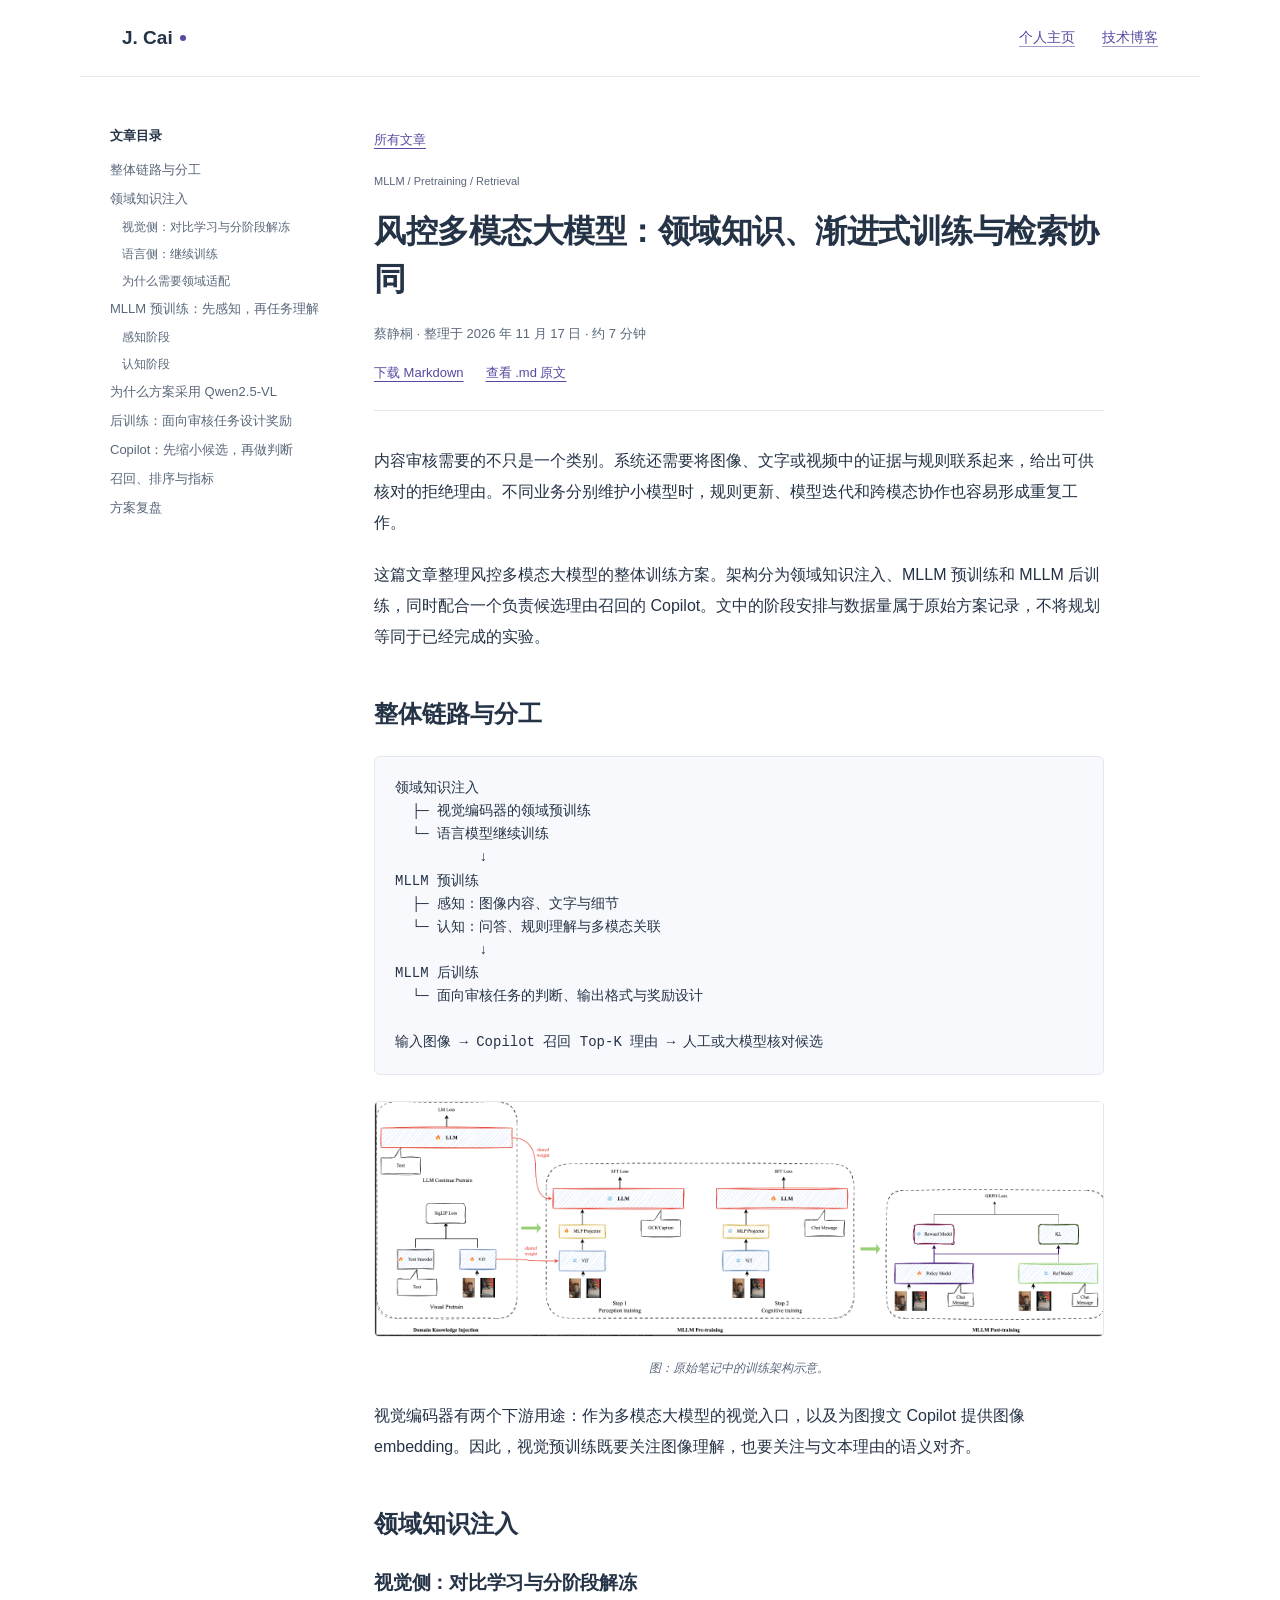
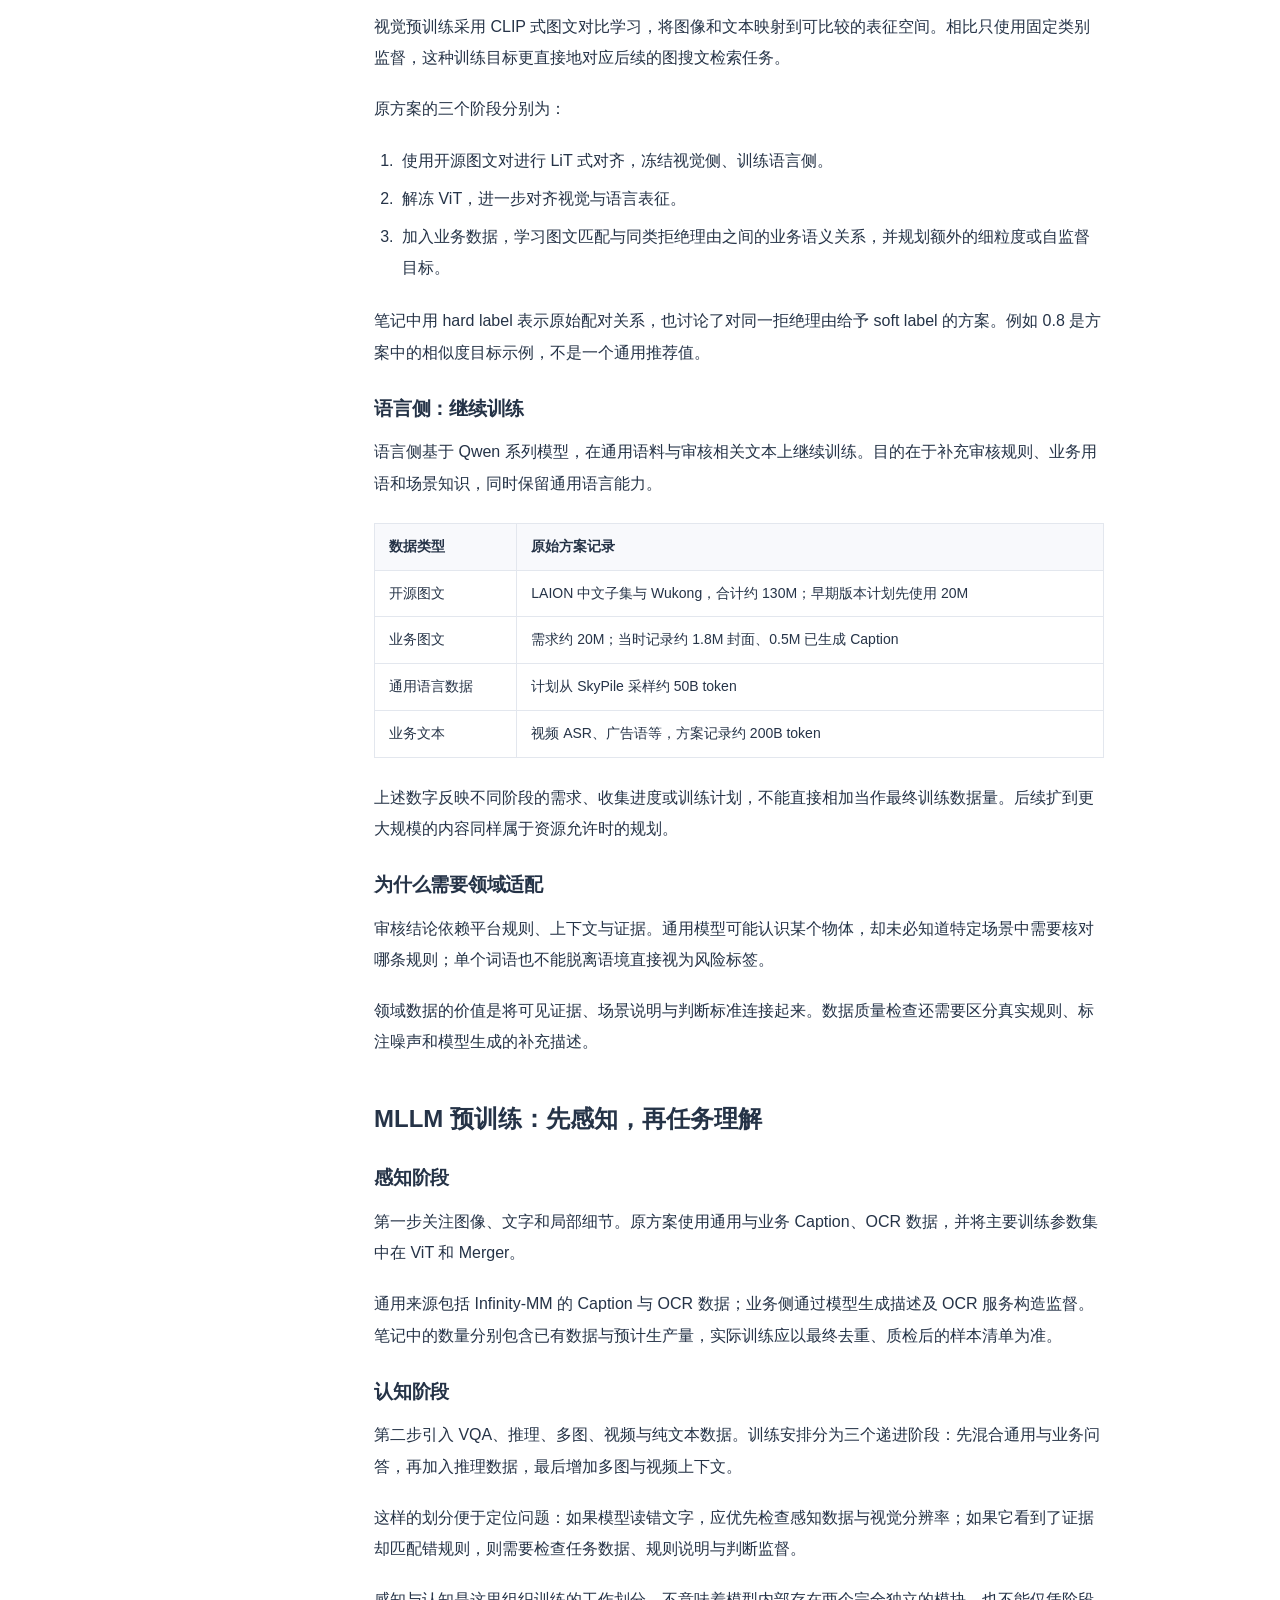
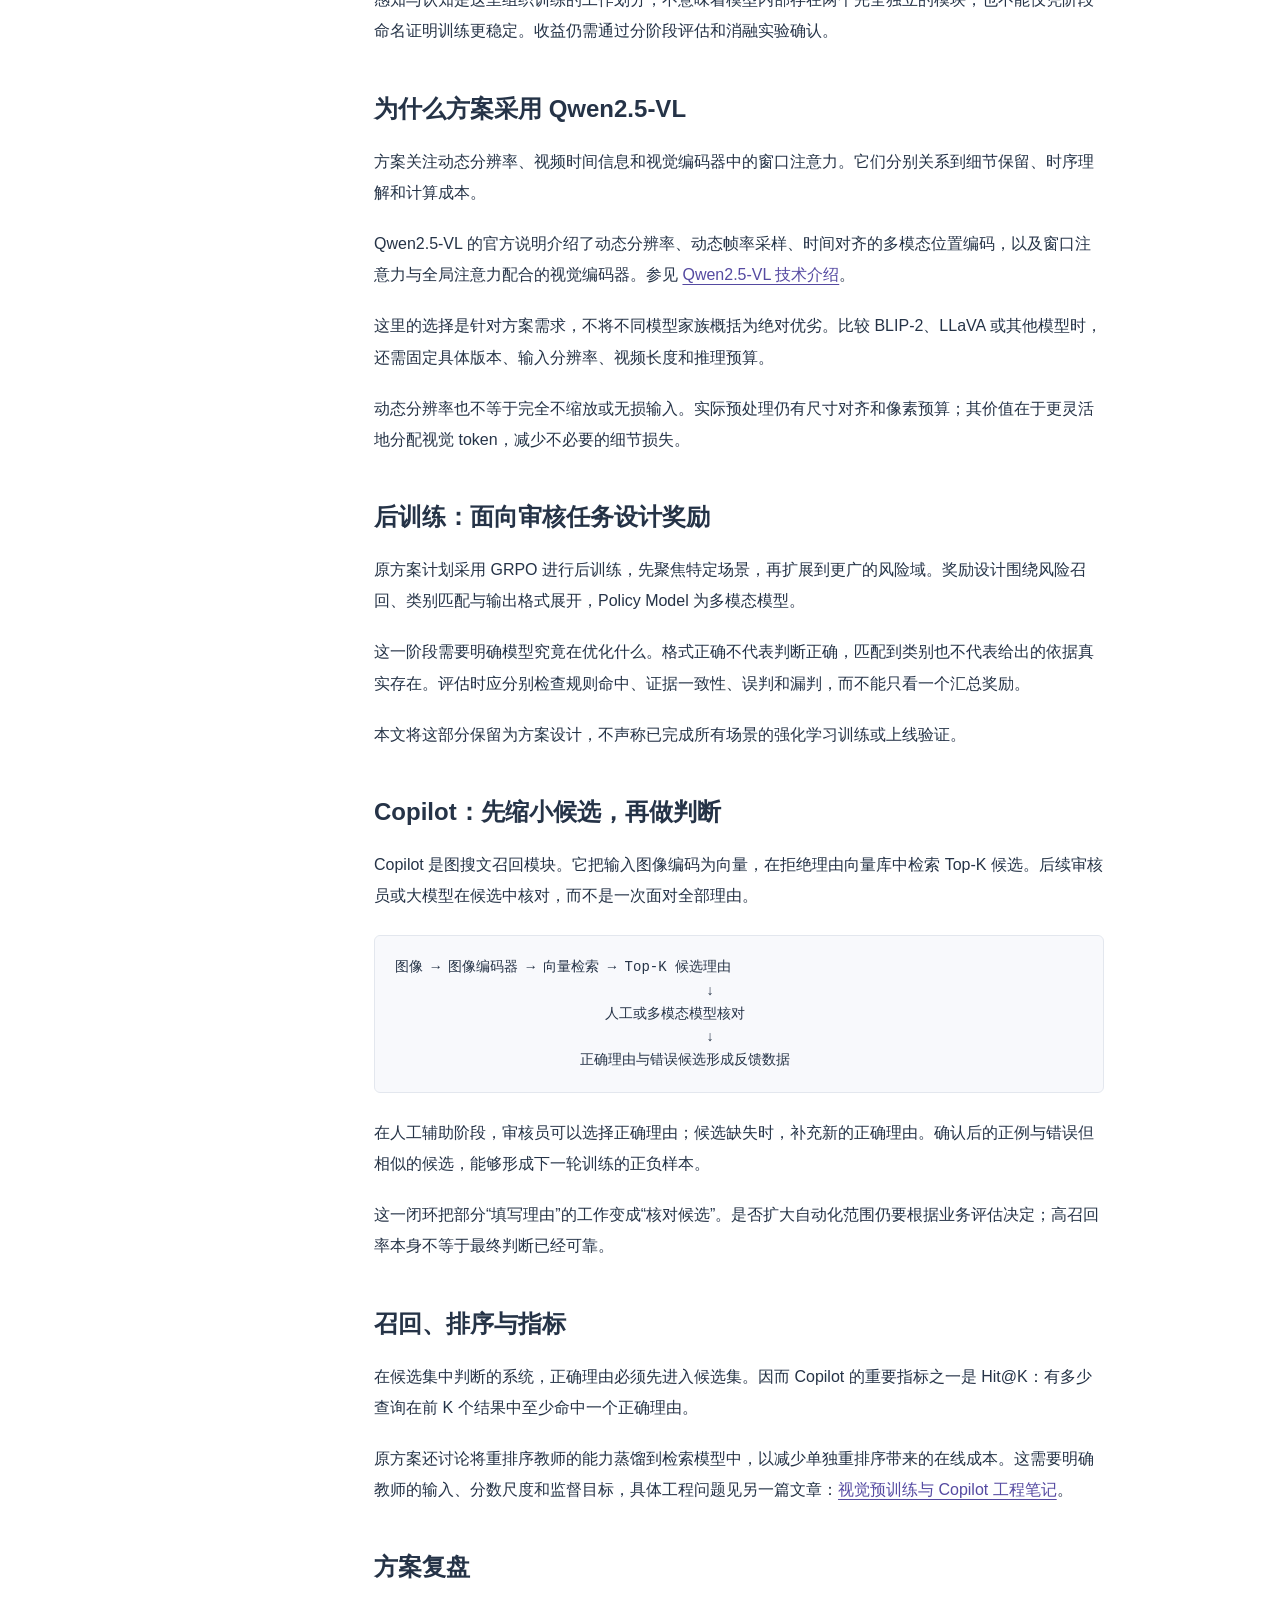
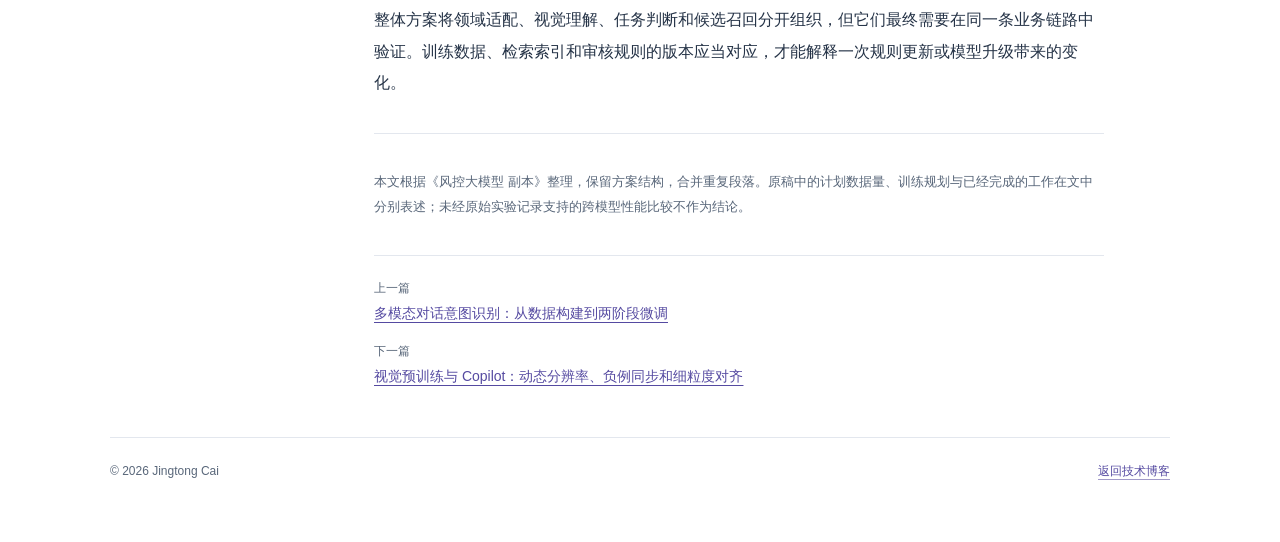
<file: blog/posts/risk-model-training.html>
<!doctype html>
<html lang="zh-CN"><head><meta charset="utf-8"><meta name="viewport" content="width=device-width,initial-scale=1"><title>风控多模态大模型：领域知识、渐进式训练与检索协同 | 蔡静桐</title><meta name="description" content="领域知识注入、多模态渐进式训练，以及 Copilot 候选理由召回的整体设计。"><link rel="icon" href="../../assets/favicon.svg" type="image/svg+xml"><link rel="stylesheet" href="../../styles.css"><link rel="stylesheet" href="../blog.css"><link rel="alternate" type="text/markdown" href="risk-model-training.md" title="Markdown 原文"></head>
<body><a class="skip-link" href="#article">跳至正文</a><header class="topbar blog-nav"><a class="wordmark" href="../../index.html">J. Cai<span class="wordmark-dot" aria-hidden="true"></span></a><nav aria-label="文章导航"><a href="../../index.html">个人主页</a><a href="../index.html">技术博客</a></nav></header><div class="article-layout"><aside class="article-toc" aria-label="文章目录"><p>文章目录</p><a class="" href="#section-1">整体链路与分工</a><a class="" href="#section-2">领域知识注入</a><a class="toc-sub" href="#section-3">视觉侧：对比学习与分阶段解冻</a><a class="toc-sub" href="#section-4">语言侧：继续训练</a><a class="toc-sub" href="#section-5">为什么需要领域适配</a><a class="" href="#section-6">MLLM 预训练：先感知，再任务理解</a><a class="toc-sub" href="#section-7">感知阶段</a><a class="toc-sub" href="#section-8">认知阶段</a><a class="" href="#section-9">为什么方案采用 Qwen2.5-VL</a><a class="" href="#section-10">后训练：面向审核任务设计奖励</a><a class="" href="#section-11">Copilot：先缩小候选，再做判断</a><a class="" href="#section-12">召回、排序与指标</a><a class="" href="#section-13">方案复盘</a></aside><main id="article"><article><header class="article-header"><a class="breadcrumb" href="../index.html">所有文章</a><p class="post-category" style="margin-top:20px">MLLM / Pretraining / Retrieval</p><h1>风控多模态大模型：领域知识、渐进式训练与检索协同</h1><p class="post-meta">蔡静桐 · 整理于 <time datetime="2026-11-17">2026 年 11 月 17 日</time> · 约 7 分钟</p><div class="article-actions"><a href="risk-model-training.md" download>下载 Markdown</a><a href="risk-model-training.md" target="_blank" rel="noopener">查看 .md 原文</a></div></header><details class="mobile-toc"><summary>文章目录</summary><a class="" href="#section-1">整体链路与分工</a><a class="" href="#section-2">领域知识注入</a><a class="toc-sub" href="#section-3">视觉侧：对比学习与分阶段解冻</a><a class="toc-sub" href="#section-4">语言侧：继续训练</a><a class="toc-sub" href="#section-5">为什么需要领域适配</a><a class="" href="#section-6">MLLM 预训练：先感知，再任务理解</a><a class="toc-sub" href="#section-7">感知阶段</a><a class="toc-sub" href="#section-8">认知阶段</a><a class="" href="#section-9">为什么方案采用 Qwen2.5-VL</a><a class="" href="#section-10">后训练：面向审核任务设计奖励</a><a class="" href="#section-11">Copilot：先缩小候选，再做判断</a><a class="" href="#section-12">召回、排序与指标</a><a class="" href="#section-13">方案复盘</a></details><div class="article-body"><p>内容审核需要的不只是一个类别。系统还需要将图像、文字或视频中的证据与规则联系起来，给出可供核对的拒绝理由。不同业务分别维护小模型时，规则更新、模型迭代和跨模态协作也容易形成重复工作。</p>
<p>这篇文章整理风控多模态大模型的整体训练方案。架构分为领域知识注入、MLLM 预训练和 MLLM 后训练，同时配合一个负责候选理由召回的 Copilot。文中的阶段安排与数据量属于原始方案记录，不将规划等同于已经完成的实验。</p>
<h2 id="section-1">整体链路与分工</h2>
<pre><code class="language-text">领域知识注入
  ├─ 视觉编码器的领域预训练
  └─ 语言模型继续训练
          ↓
MLLM 预训练
  ├─ 感知：图像内容、文字与细节
  └─ 认知：问答、规则理解与多模态关联
          ↓
MLLM 后训练
  └─ 面向审核任务的判断、输出格式与奖励设计

输入图像 → Copilot 召回 Top-K 理由 → 人工或大模型核对候选
</code></pre>
<p><img loading="lazy" src="../assets/risk-visual-pretrain.png" alt="原始笔记中的领域预训练与多模态训练架构"></p>
<p><em>图：原始笔记中的训练架构示意。</em></p>
<p>视觉编码器有两个下游用途：作为多模态大模型的视觉入口，以及为图搜文 Copilot 提供图像 embedding。因此，视觉预训练既要关注图像理解，也要关注与文本理由的语义对齐。</p>
<h2 id="section-2">领域知识注入</h2>
<h3 id="section-3">视觉侧：对比学习与分阶段解冻</h3>
<p>视觉预训练采用 CLIP 式图文对比学习，将图像和文本映射到可比较的表征空间。相比只使用固定类别监督，这种训练目标更直接地对应后续的图搜文检索任务。</p>
<p>原方案的三个阶段分别为：</p>
<ol>
<li>使用开源图文对进行 LiT 式对齐，冻结视觉侧、训练语言侧。</li>
<li>解冻 ViT，进一步对齐视觉与语言表征。</li>
<li>加入业务数据，学习图文匹配与同类拒绝理由之间的业务语义关系，并规划额外的细粒度或自监督目标。</li>
</ol>
<p>笔记中用 hard label 表示原始配对关系，也讨论了对同一拒绝理由给予 soft label 的方案。例如 0.8 是方案中的相似度目标示例，不是一个通用推荐值。</p>
<h3 id="section-4">语言侧：继续训练</h3>
<p>语言侧基于 Qwen 系列模型，在通用语料与审核相关文本上继续训练。目的在于补充审核规则、业务用语和场景知识，同时保留通用语言能力。</p>
<div class="table-scroll" tabindex="0" role="region" aria-label="可横向滚动的数据表"><table>
<thead>
<tr>
<th>数据类型</th>
<th>原始方案记录</th>
</tr>
</thead>
<tbody><tr>
<td>开源图文</td>
<td>LAION 中文子集与 Wukong，合计约 130M；早期版本计划先使用 20M</td>
</tr>
<tr>
<td>业务图文</td>
<td>需求约 20M；当时记录约 1.8M 封面、0.5M 已生成 Caption</td>
</tr>
<tr>
<td>通用语言数据</td>
<td>计划从 SkyPile 采样约 50B token</td>
</tr>
<tr>
<td>业务文本</td>
<td>视频 ASR、广告语等，方案记录约 200B token</td>
</tr>
</tbody></table></div>
<p>上述数字反映不同阶段的需求、收集进度或训练计划，不能直接相加当作最终训练数据量。后续扩到更大规模的内容同样属于资源允许时的规划。</p>
<h3 id="section-5">为什么需要领域适配</h3>
<p>审核结论依赖平台规则、上下文与证据。通用模型可能认识某个物体，却未必知道特定场景中需要核对哪条规则；单个词语也不能脱离语境直接视为风险标签。</p>
<p>领域数据的价值是将可见证据、场景说明与判断标准连接起来。数据质量检查还需要区分真实规则、标注噪声和模型生成的补充描述。</p>
<h2 id="section-6">MLLM 预训练：先感知，再任务理解</h2>
<h3 id="section-7">感知阶段</h3>
<p>第一步关注图像、文字和局部细节。原方案使用通用与业务 Caption、OCR 数据，并将主要训练参数集中在 ViT 和 Merger。</p>
<p>通用来源包括 Infinity-MM 的 Caption 与 OCR 数据；业务侧通过模型生成描述及 OCR 服务构造监督。笔记中的数量分别包含已有数据与预计生产量，实际训练应以最终去重、质检后的样本清单为准。</p>
<h3 id="section-8">认知阶段</h3>
<p>第二步引入 VQA、推理、多图、视频与纯文本数据。训练安排分为三个递进阶段：先混合通用与业务问答，再加入推理数据，最后增加多图与视频上下文。</p>
<p>这样的划分便于定位问题：如果模型读错文字，应优先检查感知数据与视觉分辨率；如果它看到了证据却匹配错规则，则需要检查任务数据、规则说明与判断监督。</p>
<p>感知与认知是这里组织训练的工作划分，不意味着模型内部存在两个完全独立的模块，也不能仅凭阶段命名证明训练更稳定。收益仍需通过分阶段评估和消融实验确认。</p>
<h2 id="section-9">为什么方案采用 Qwen2.5-VL</h2>
<p>方案关注动态分辨率、视频时间信息和视觉编码器中的窗口注意力。它们分别关系到细节保留、时序理解和计算成本。</p>
<p>Qwen2.5-VL 的官方说明介绍了动态分辨率、动态帧率采样、时间对齐的多模态位置编码，以及窗口注意力与全局注意力配合的视觉编码器。参见 <a href="https://qwenlm.github.io/blog/qwen2.5-vl/">Qwen2.5-VL 技术介绍</a>。</p>
<p>这里的选择是针对方案需求，不将不同模型家族概括为绝对优劣。比较 BLIP-2、LLaVA 或其他模型时，还需固定具体版本、输入分辨率、视频长度和推理预算。</p>
<p>动态分辨率也不等于完全不缩放或无损输入。实际预处理仍有尺寸对齐和像素预算；其价值在于更灵活地分配视觉 token，减少不必要的细节损失。</p>
<h2 id="section-10">后训练：面向审核任务设计奖励</h2>
<p>原方案计划采用 GRPO 进行后训练，先聚焦特定场景，再扩展到更广的风险域。奖励设计围绕风险召回、类别匹配与输出格式展开，Policy Model 为多模态模型。</p>
<p>这一阶段需要明确模型究竟在优化什么。格式正确不代表判断正确，匹配到类别也不代表给出的依据真实存在。评估时应分别检查规则命中、证据一致性、误判和漏判，而不能只看一个汇总奖励。</p>
<p>本文将这部分保留为方案设计，不声称已完成所有场景的强化学习训练或上线验证。</p>
<h2 id="section-11">Copilot：先缩小候选，再做判断</h2>
<p>Copilot 是图搜文召回模块。它把输入图像编码为向量，在拒绝理由向量库中检索 Top-K 候选。后续审核员或大模型在候选中核对，而不是一次面对全部理由。</p>
<pre><code class="language-text">图像 → 图像编码器 → 向量检索 → Top-K 候选理由
                                     ↓
                         人工或多模态模型核对
                                     ↓
                      正确理由与错误候选形成反馈数据
</code></pre>
<p>在人工辅助阶段，审核员可以选择正确理由；候选缺失时，补充新的正确理由。确认后的正例与错误但相似的候选，能够形成下一轮训练的正负样本。</p>
<p>这一闭环把部分“填写理由”的工作变成“核对候选”。是否扩大自动化范围仍要根据业务评估决定；高召回率本身不等于最终判断已经可靠。</p>
<h2 id="section-12">召回、排序与指标</h2>
<p>在候选集中判断的系统，正确理由必须先进入候选集。因而 Copilot 的重要指标之一是 Hit@K：有多少查询在前 K 个结果中至少命中一个正确理由。</p>
<p>原方案还讨论将重排序教师的能力蒸馏到检索模型中，以减少单独重排序带来的在线成本。这需要明确教师的输入、分数尺度和监督目标，具体工程问题见另一篇文章：<a href="visual-pretraining.html">视觉预训练与 Copilot 工程笔记</a>。</p>
<h2 id="section-13">方案复盘</h2>
<p>整体方案将领域适配、视觉理解、任务判断和候选召回分开组织，但它们最终需要在同一条业务链路中验证。训练数据、检索索引和审核规则的版本应当对应，才能解释一次规则更新或模型升级带来的变化。</p>
<hr>
<p>本文根据《风控大模型 副本》整理，保留方案结构，合并重复段落。原稿中的计划数据量、训练规划与已经完成的工作在文中分别表述；未经原始实验记录支持的跨模型性能比较不作为结论。</p>
</div><nav class="post-pagination" aria-label="相关文章"><div><span>上一篇</span><a href="multimodal-intent.html">多模态对话意图识别：从数据构建到两阶段微调</a></div><div><span>下一篇</span><a href="visual-pretraining.html">视觉预训练与 Copilot：动态分辨率、负例同步和细粒度对齐</a></div></nav></article></main></div><footer class="blog-footer"><span>© 2026 Jingtong Cai</span><a href="../index.html">返回技术博客</a></footer></body></html>
</file>
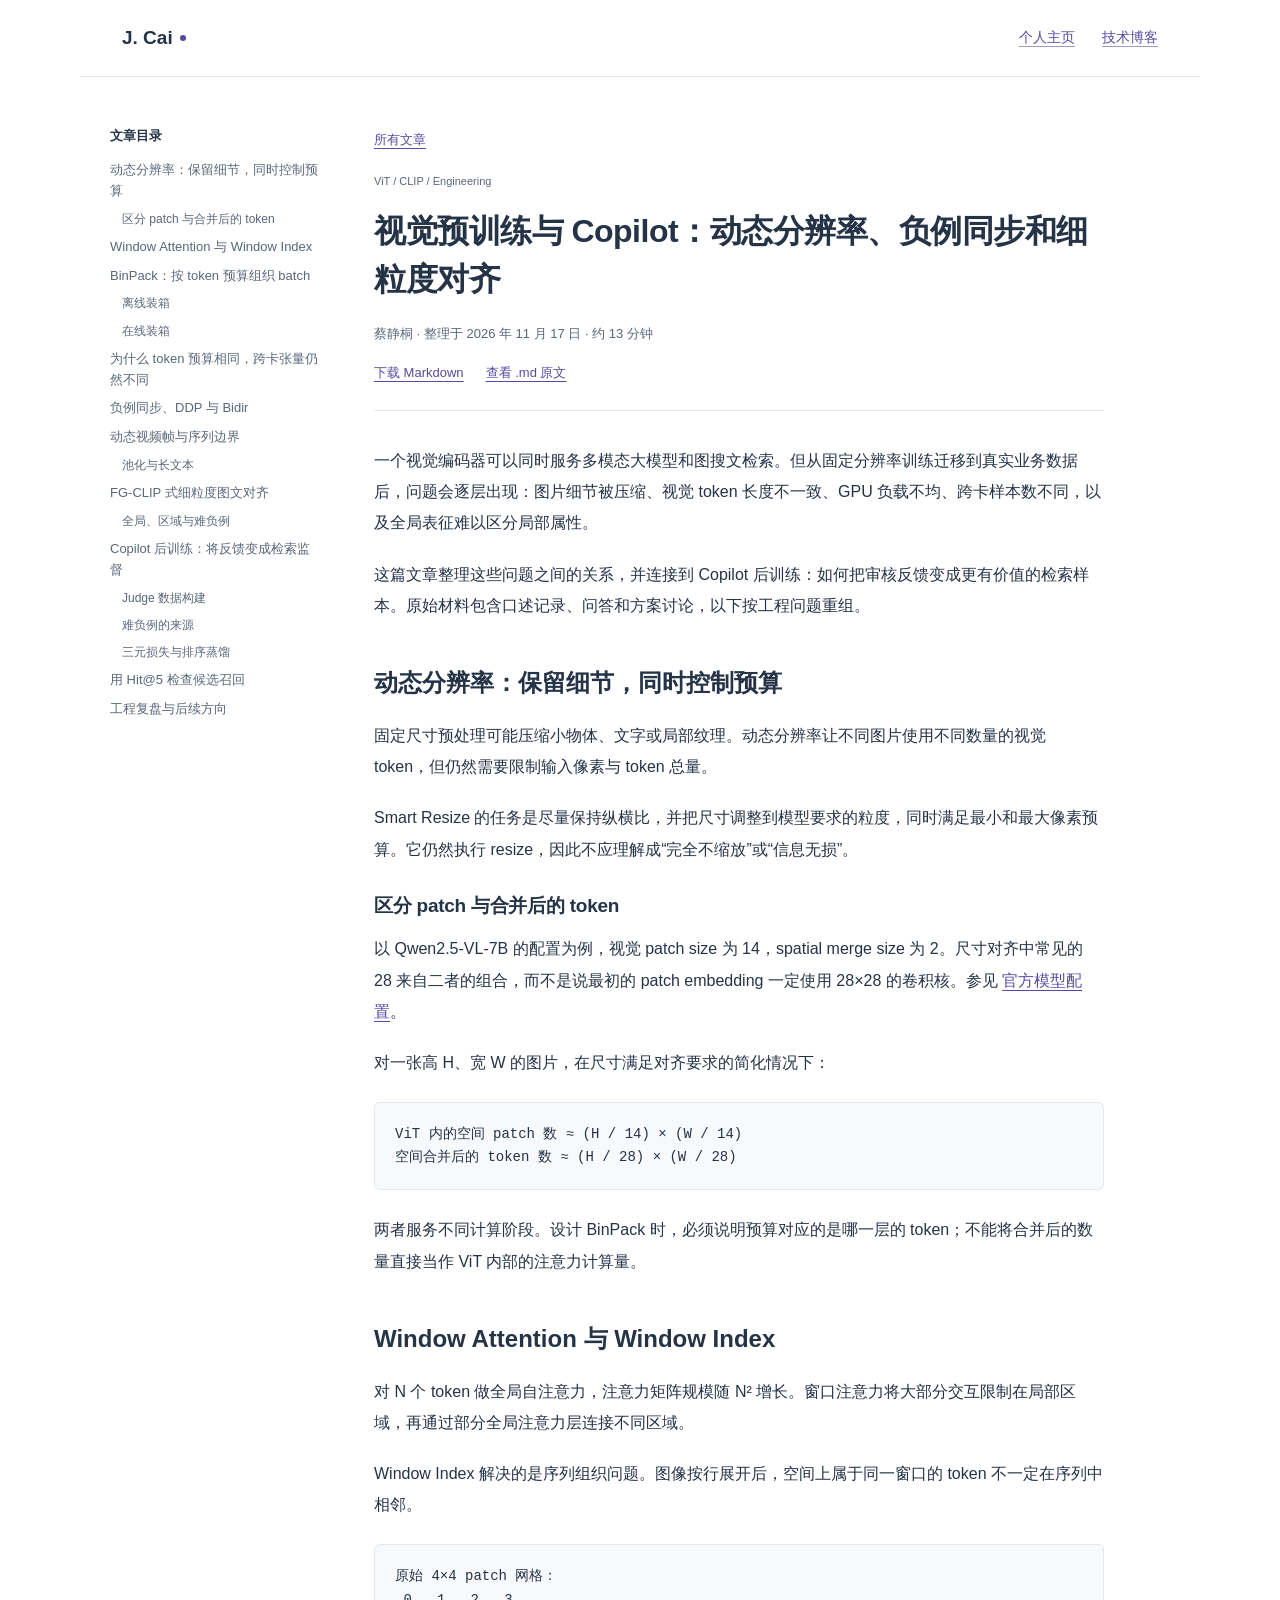
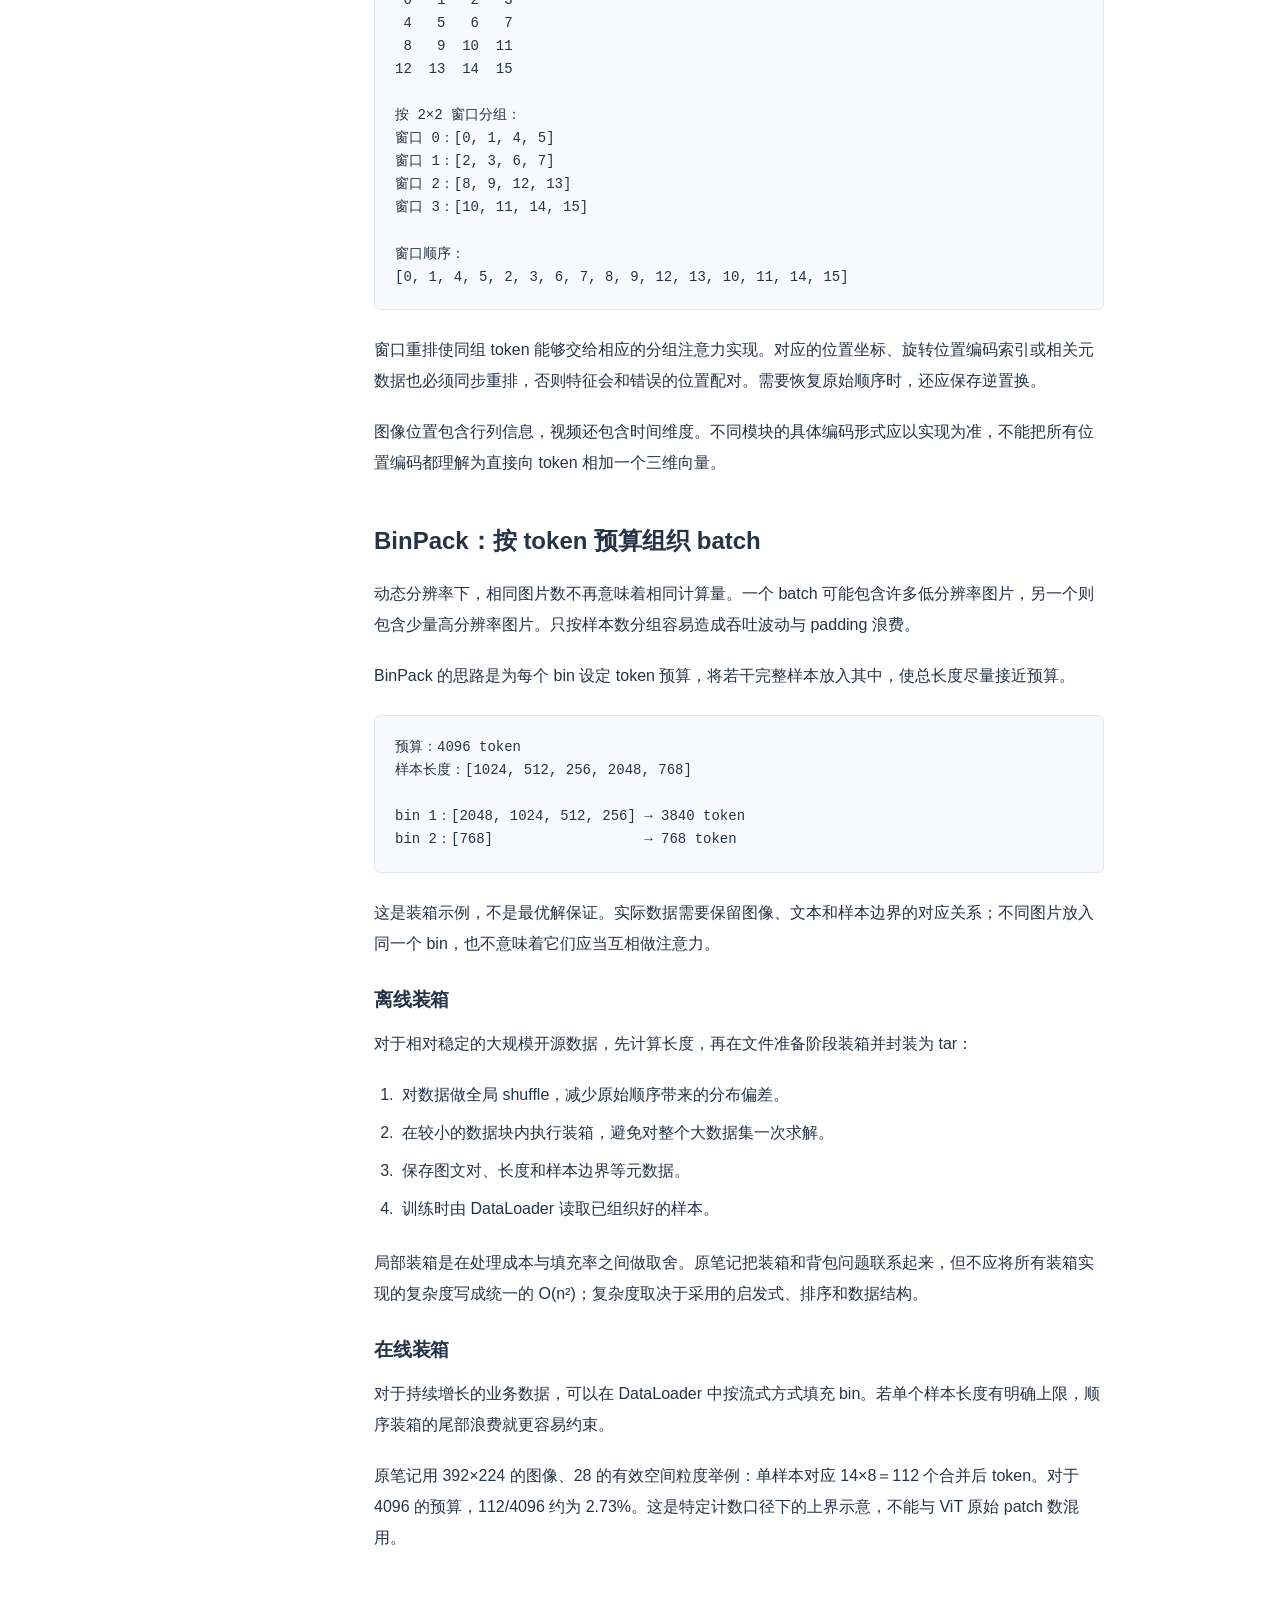
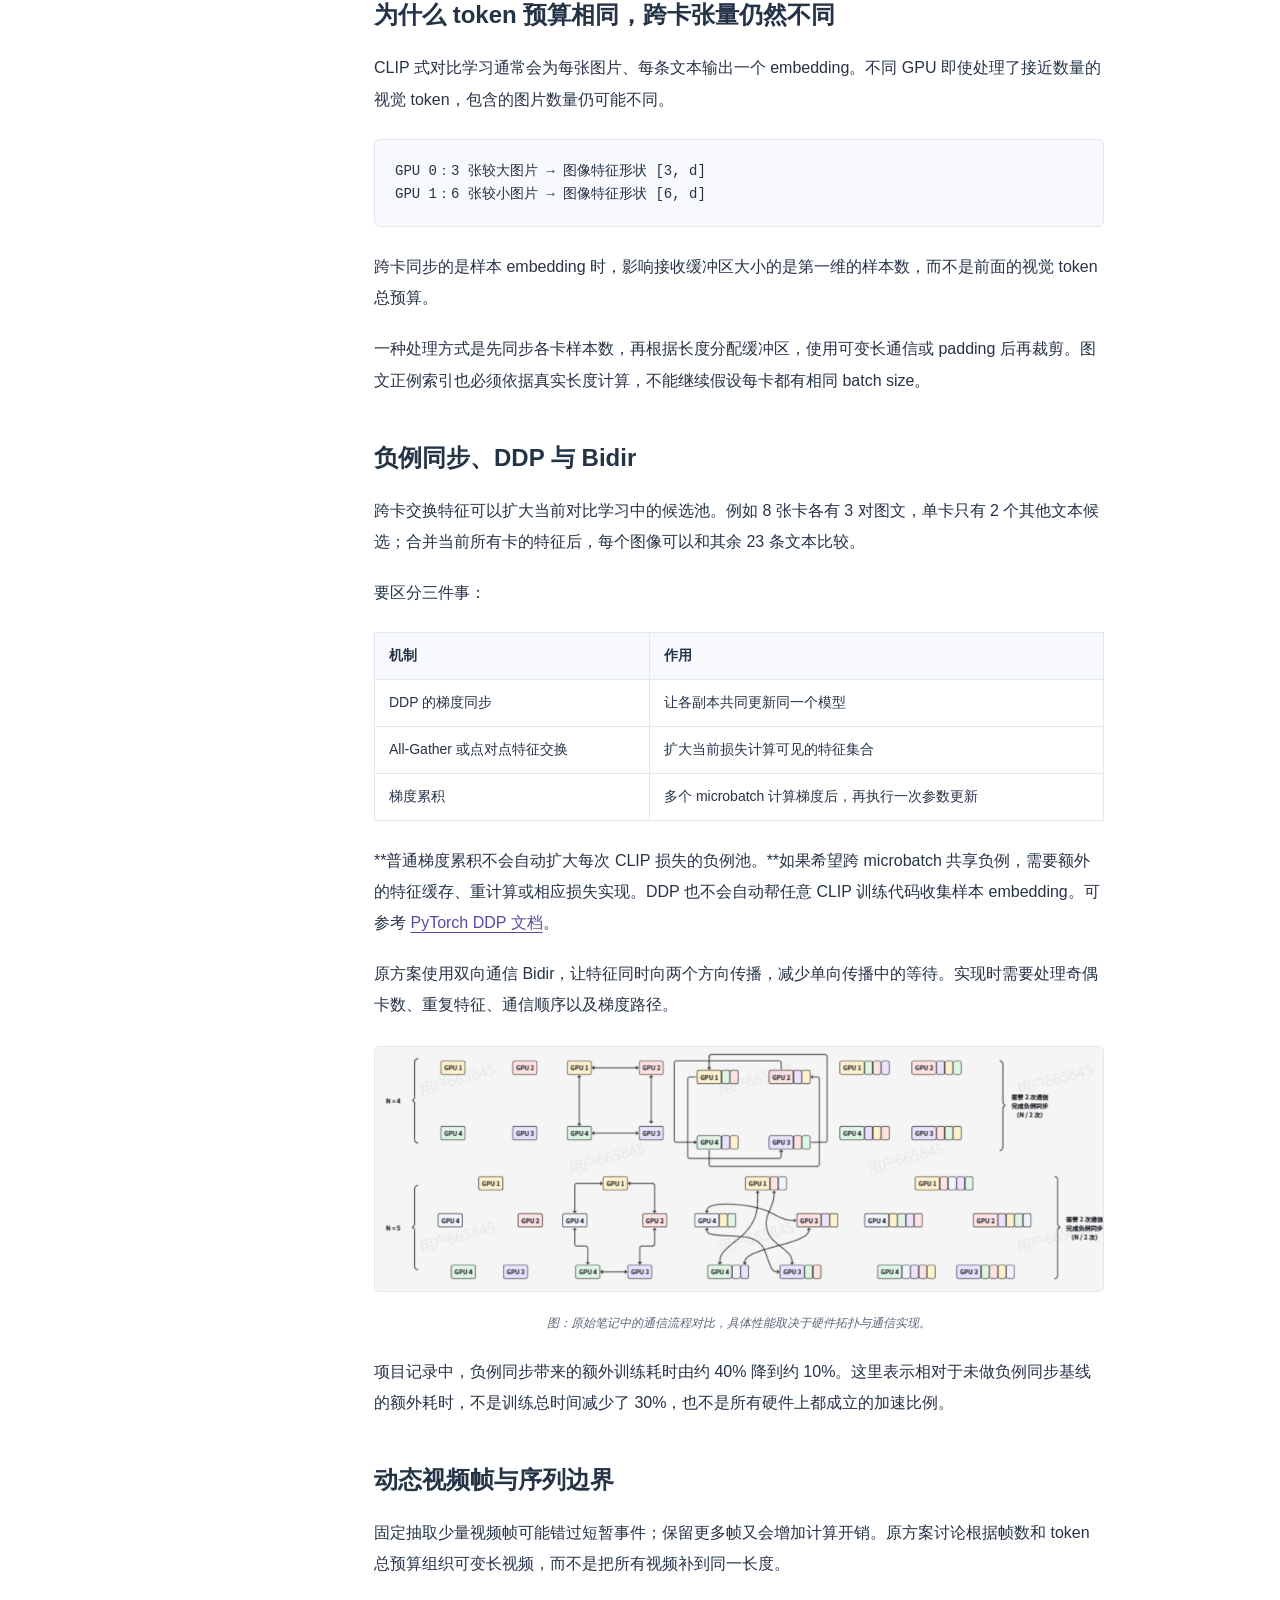
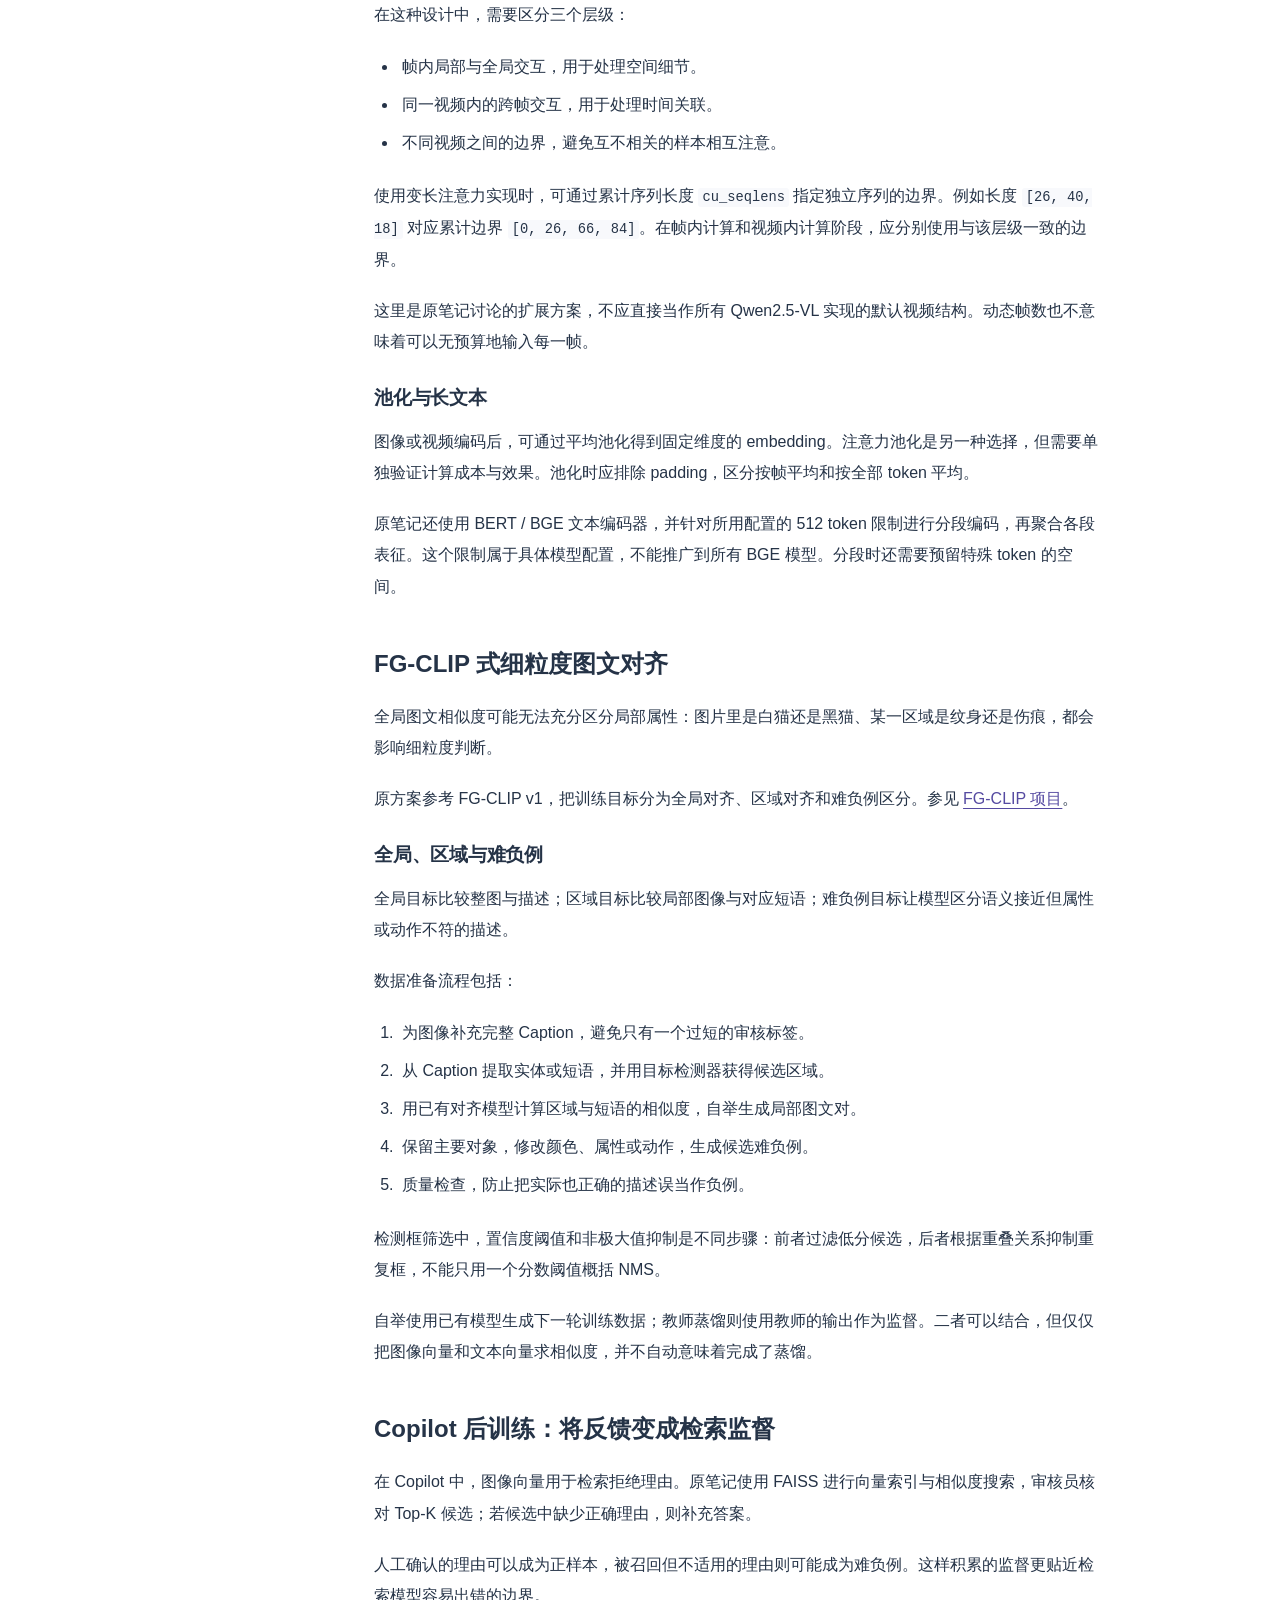
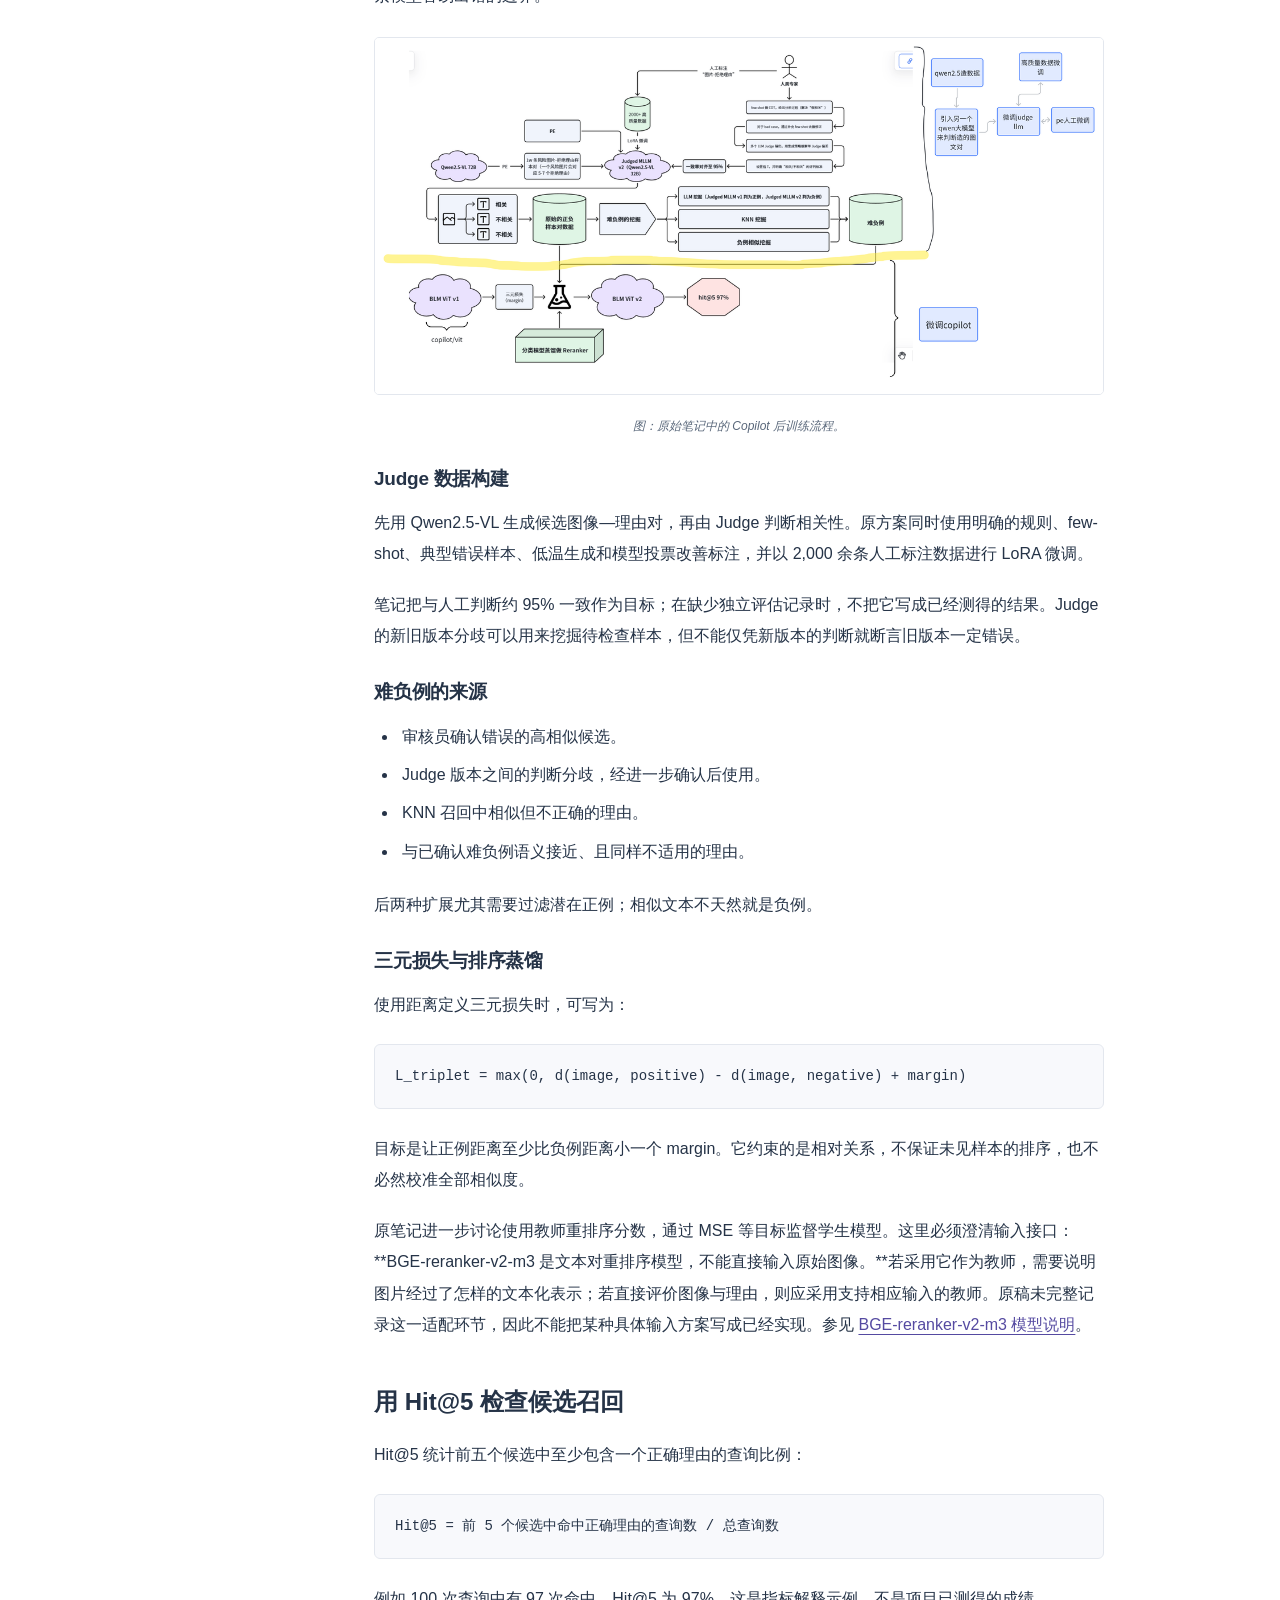
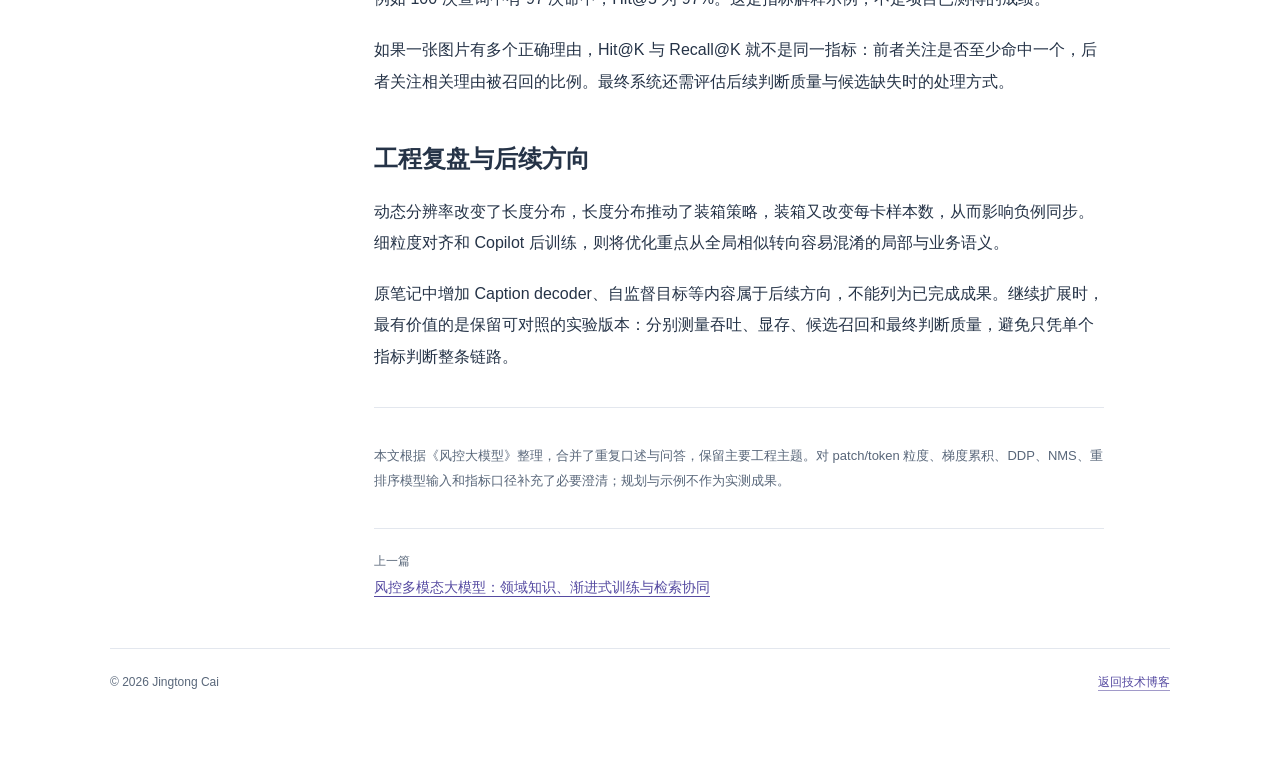
<file: blog/posts/visual-pretraining.html>
<!doctype html>
<html lang="zh-CN"><head><meta charset="utf-8"><meta name="viewport" content="width=device-width,initial-scale=1"><title>视觉预训练与 Copilot：动态分辨率、负例同步和细粒度对齐 | 蔡静桐</title><meta name="description" content="动态视觉 token、BinPack、多卡负例同步、细粒度对齐与检索后训练的工程笔记。"><link rel="icon" href="../../assets/favicon.svg" type="image/svg+xml"><link rel="stylesheet" href="../../styles.css"><link rel="stylesheet" href="../blog.css"><link rel="alternate" type="text/markdown" href="visual-pretraining.md" title="Markdown 原文"></head>
<body><a class="skip-link" href="#article">跳至正文</a><header class="topbar blog-nav"><a class="wordmark" href="../../index.html">J. Cai<span class="wordmark-dot" aria-hidden="true"></span></a><nav aria-label="文章导航"><a href="../../index.html">个人主页</a><a href="../index.html">技术博客</a></nav></header><div class="article-layout"><aside class="article-toc" aria-label="文章目录"><p>文章目录</p><a class="" href="#section-1">动态分辨率：保留细节，同时控制预算</a><a class="toc-sub" href="#section-2">区分 patch 与合并后的 token</a><a class="" href="#section-3">Window Attention 与 Window Index</a><a class="" href="#section-4">BinPack：按 token 预算组织 batch</a><a class="toc-sub" href="#section-5">离线装箱</a><a class="toc-sub" href="#section-6">在线装箱</a><a class="" href="#section-7">为什么 token 预算相同，跨卡张量仍然不同</a><a class="" href="#section-8">负例同步、DDP 与 Bidir</a><a class="" href="#section-9">动态视频帧与序列边界</a><a class="toc-sub" href="#section-10">池化与长文本</a><a class="" href="#section-11">FG-CLIP 式细粒度图文对齐</a><a class="toc-sub" href="#section-12">全局、区域与难负例</a><a class="" href="#section-13">Copilot 后训练：将反馈变成检索监督</a><a class="toc-sub" href="#section-14">Judge 数据构建</a><a class="toc-sub" href="#section-15">难负例的来源</a><a class="toc-sub" href="#section-16">三元损失与排序蒸馏</a><a class="" href="#section-17">用 Hit@5 检查候选召回</a><a class="" href="#section-18">工程复盘与后续方向</a></aside><main id="article"><article><header class="article-header"><a class="breadcrumb" href="../index.html">所有文章</a><p class="post-category" style="margin-top:20px">ViT / CLIP / Engineering</p><h1>视觉预训练与 Copilot：动态分辨率、负例同步和细粒度对齐</h1><p class="post-meta">蔡静桐 · 整理于 <time datetime="2026-11-17">2026 年 11 月 17 日</time> · 约 13 分钟</p><div class="article-actions"><a href="visual-pretraining.md" download>下载 Markdown</a><a href="visual-pretraining.md" target="_blank" rel="noopener">查看 .md 原文</a></div></header><details class="mobile-toc"><summary>文章目录</summary><a class="" href="#section-1">动态分辨率：保留细节，同时控制预算</a><a class="toc-sub" href="#section-2">区分 patch 与合并后的 token</a><a class="" href="#section-3">Window Attention 与 Window Index</a><a class="" href="#section-4">BinPack：按 token 预算组织 batch</a><a class="toc-sub" href="#section-5">离线装箱</a><a class="toc-sub" href="#section-6">在线装箱</a><a class="" href="#section-7">为什么 token 预算相同，跨卡张量仍然不同</a><a class="" href="#section-8">负例同步、DDP 与 Bidir</a><a class="" href="#section-9">动态视频帧与序列边界</a><a class="toc-sub" href="#section-10">池化与长文本</a><a class="" href="#section-11">FG-CLIP 式细粒度图文对齐</a><a class="toc-sub" href="#section-12">全局、区域与难负例</a><a class="" href="#section-13">Copilot 后训练：将反馈变成检索监督</a><a class="toc-sub" href="#section-14">Judge 数据构建</a><a class="toc-sub" href="#section-15">难负例的来源</a><a class="toc-sub" href="#section-16">三元损失与排序蒸馏</a><a class="" href="#section-17">用 Hit@5 检查候选召回</a><a class="" href="#section-18">工程复盘与后续方向</a></details><div class="article-body"><p>一个视觉编码器可以同时服务多模态大模型和图搜文检索。但从固定分辨率训练迁移到真实业务数据后，问题会逐层出现：图片细节被压缩、视觉 token 长度不一致、GPU 负载不均、跨卡样本数不同，以及全局表征难以区分局部属性。</p>
<p>这篇文章整理这些问题之间的关系，并连接到 Copilot 后训练：如何把审核反馈变成更有价值的检索样本。原始材料包含口述记录、问答和方案讨论，以下按工程问题重组。</p>
<h2 id="section-1">动态分辨率：保留细节，同时控制预算</h2>
<p>固定尺寸预处理可能压缩小物体、文字或局部纹理。动态分辨率让不同图片使用不同数量的视觉 token，但仍然需要限制输入像素与 token 总量。</p>
<p>Smart Resize 的任务是尽量保持纵横比，并把尺寸调整到模型要求的粒度，同时满足最小和最大像素预算。它仍然执行 resize，因此不应理解成“完全不缩放”或“信息无损”。</p>
<h3 id="section-2">区分 patch 与合并后的 token</h3>
<p>以 Qwen2.5-VL-7B 的配置为例，视觉 patch size 为 14，spatial merge size 为 2。尺寸对齐中常见的 28 来自二者的组合，而不是说最初的 patch embedding 一定使用 28×28 的卷积核。参见 <a href="https://huggingface.co/Qwen/Qwen2.5-VL-7B-Instruct/blob/main/config.json">官方模型配置</a>。</p>
<p>对一张高 H、宽 W 的图片，在尺寸满足对齐要求的简化情况下：</p>
<pre><code class="language-text">ViT 内的空间 patch 数 ≈ (H / 14) × (W / 14)
空间合并后的 token 数 ≈ (H / 28) × (W / 28)
</code></pre>
<p>两者服务不同计算阶段。设计 BinPack 时，必须说明预算对应的是哪一层的 token；不能将合并后的数量直接当作 ViT 内部的注意力计算量。</p>
<h2 id="section-3">Window Attention 与 Window Index</h2>
<p>对 N 个 token 做全局自注意力，注意力矩阵规模随 N² 增长。窗口注意力将大部分交互限制在局部区域，再通过部分全局注意力层连接不同区域。</p>
<p>Window Index 解决的是序列组织问题。图像按行展开后，空间上属于同一窗口的 token 不一定在序列中相邻。</p>
<pre><code class="language-text">原始 4×4 patch 网格：
 0   1   2   3
 4   5   6   7
 8   9  10  11
12  13  14  15

按 2×2 窗口分组：
窗口 0：[0, 1, 4, 5]
窗口 1：[2, 3, 6, 7]
窗口 2：[8, 9, 12, 13]
窗口 3：[10, 11, 14, 15]

窗口顺序：
[0, 1, 4, 5, 2, 3, 6, 7, 8, 9, 12, 13, 10, 11, 14, 15]
</code></pre>
<p>窗口重排使同组 token 能够交给相应的分组注意力实现。对应的位置坐标、旋转位置编码索引或相关元数据也必须同步重排，否则特征会和错误的位置配对。需要恢复原始顺序时，还应保存逆置换。</p>
<p>图像位置包含行列信息，视频还包含时间维度。不同模块的具体编码形式应以实现为准，不能把所有位置编码都理解为直接向 token 相加一个三维向量。</p>
<h2 id="section-4">BinPack：按 token 预算组织 batch</h2>
<p>动态分辨率下，相同图片数不再意味着相同计算量。一个 batch 可能包含许多低分辨率图片，另一个则包含少量高分辨率图片。只按样本数分组容易造成吞吐波动与 padding 浪费。</p>
<p>BinPack 的思路是为每个 bin 设定 token 预算，将若干完整样本放入其中，使总长度尽量接近预算。</p>
<pre><code class="language-text">预算：4096 token
样本长度：[1024, 512, 256, 2048, 768]

bin 1：[2048, 1024, 512, 256] → 3840 token
bin 2：[768]                  → 768 token
</code></pre>
<p>这是装箱示例，不是最优解保证。实际数据需要保留图像、文本和样本边界的对应关系；不同图片放入同一个 bin，也不意味着它们应当互相做注意力。</p>
<h3 id="section-5">离线装箱</h3>
<p>对于相对稳定的大规模开源数据，先计算长度，再在文件准备阶段装箱并封装为 tar：</p>
<ol>
<li>对数据做全局 shuffle，减少原始顺序带来的分布偏差。</li>
<li>在较小的数据块内执行装箱，避免对整个大数据集一次求解。</li>
<li>保存图文对、长度和样本边界等元数据。</li>
<li>训练时由 DataLoader 读取已组织好的样本。</li>
</ol>
<p>局部装箱是在处理成本与填充率之间做取舍。原笔记把装箱和背包问题联系起来，但不应将所有装箱实现的复杂度写成统一的 O(n²)；复杂度取决于采用的启发式、排序和数据结构。</p>
<h3 id="section-6">在线装箱</h3>
<p>对于持续增长的业务数据，可以在 DataLoader 中按流式方式填充 bin。若单个样本长度有明确上限，顺序装箱的尾部浪费就更容易约束。</p>
<p>原笔记用 392×224 的图像、28 的有效空间粒度举例：单样本对应 14×8＝112 个合并后 token。对于 4096 的预算，112/4096 约为 2.73%。这是特定计数口径下的上界示意，不能与 ViT 原始 patch 数混用。</p>
<h2 id="section-7">为什么 token 预算相同，跨卡张量仍然不同</h2>
<p>CLIP 式对比学习通常会为每张图片、每条文本输出一个 embedding。不同 GPU 即使处理了接近数量的视觉 token，包含的图片数量仍可能不同。</p>
<pre><code class="language-text">GPU 0：3 张较大图片 → 图像特征形状 [3, d]
GPU 1：6 张较小图片 → 图像特征形状 [6, d]
</code></pre>
<p>跨卡同步的是样本 embedding 时，影响接收缓冲区大小的是第一维的样本数，而不是前面的视觉 token 总预算。</p>
<p>一种处理方式是先同步各卡样本数，再根据长度分配缓冲区，使用可变长通信或 padding 后再裁剪。图文正例索引也必须依据真实长度计算，不能继续假设每卡都有相同 batch size。</p>
<h2 id="section-8">负例同步、DDP 与 Bidir</h2>
<p>跨卡交换特征可以扩大当前对比学习中的候选池。例如 8 张卡各有 3 对图文，单卡只有 2 个其他文本候选；合并当前所有卡的特征后，每个图像可以和其余 23 条文本比较。</p>
<p>要区分三件事：</p>
<div class="table-scroll" tabindex="0" role="region" aria-label="可横向滚动的数据表"><table>
<thead>
<tr>
<th>机制</th>
<th>作用</th>
</tr>
</thead>
<tbody><tr>
<td>DDP 的梯度同步</td>
<td>让各副本共同更新同一个模型</td>
</tr>
<tr>
<td>All-Gather 或点对点特征交换</td>
<td>扩大当前损失计算可见的特征集合</td>
</tr>
<tr>
<td>梯度累积</td>
<td>多个 microbatch 计算梯度后，再执行一次参数更新</td>
</tr>
</tbody></table></div>
<p>**普通梯度累积不会自动扩大每次 CLIP 损失的负例池。**如果希望跨 microbatch 共享负例，需要额外的特征缓存、重计算或相应损失实现。DDP 也不会自动帮任意 CLIP 训练代码收集样本 embedding。可参考 <a href="https://docs.pytorch.org/docs/stable/generated/torch.nn.parallel.DistributedDataParallel.html">PyTorch DDP 文档</a>。</p>
<p>原方案使用双向通信 Bidir，让特征同时向两个方向传播，减少单向传播中的等待。实现时需要处理奇偶卡数、重复特征、通信顺序以及梯度路径。</p>
<p><img loading="lazy" src="../assets/video-padding.png" alt="原始笔记中单向与双向通信的示意"></p>
<p><em>图：原始笔记中的通信流程对比，具体性能取决于硬件拓扑与通信实现。</em></p>
<p>项目记录中，负例同步带来的额外训练耗时由约 40% 降到约 10%。这里表示相对于未做负例同步基线的额外耗时，不是训练总时间减少了 30%，也不是所有硬件上都成立的加速比例。</p>
<h2 id="section-9">动态视频帧与序列边界</h2>
<p>固定抽取少量视频帧可能错过短暂事件；保留更多帧又会增加计算开销。原方案讨论根据帧数和 token 总预算组织可变长视频，而不是把所有视频补到同一长度。</p>
<p>在这种设计中，需要区分三个层级：</p>
<ul>
<li>帧内局部与全局交互，用于处理空间细节。</li>
<li>同一视频内的跨帧交互，用于处理时间关联。</li>
<li>不同视频之间的边界，避免互不相关的样本相互注意。</li>
</ul>
<p>使用变长注意力实现时，可通过累计序列长度 <code>cu_seqlens</code> 指定独立序列的边界。例如长度 <code>[26, 40, 18]</code> 对应累计边界 <code>[0, 26, 66, 84]</code>。在帧内计算和视频内计算阶段，应分别使用与该层级一致的边界。</p>
<p>这里是原笔记讨论的扩展方案，不应直接当作所有 Qwen2.5-VL 实现的默认视频结构。动态帧数也不意味着可以无预算地输入每一帧。</p>
<h3 id="section-10">池化与长文本</h3>
<p>图像或视频编码后，可通过平均池化得到固定维度的 embedding。注意力池化是另一种选择，但需要单独验证计算成本与效果。池化时应排除 padding，区分按帧平均和按全部 token 平均。</p>
<p>原笔记还使用 BERT / BGE 文本编码器，并针对所用配置的 512 token 限制进行分段编码，再聚合各段表征。这个限制属于具体模型配置，不能推广到所有 BGE 模型。分段时还需要预留特殊 token 的空间。</p>
<h2 id="section-11">FG-CLIP 式细粒度图文对齐</h2>
<p>全局图文相似度可能无法充分区分局部属性：图片里是白猫还是黑猫、某一区域是纹身还是伤痕，都会影响细粒度判断。</p>
<p>原方案参考 FG-CLIP v1，把训练目标分为全局对齐、区域对齐和难负例区分。参见 <a href="https://github.com/360CVGroup/FG-CLIP">FG-CLIP 项目</a>。</p>
<h3 id="section-12">全局、区域与难负例</h3>
<p>全局目标比较整图与描述；区域目标比较局部图像与对应短语；难负例目标让模型区分语义接近但属性或动作不符的描述。</p>
<p>数据准备流程包括：</p>
<ol>
<li>为图像补充完整 Caption，避免只有一个过短的审核标签。</li>
<li>从 Caption 提取实体或短语，并用目标检测器获得候选区域。</li>
<li>用已有对齐模型计算区域与短语的相似度，自举生成局部图文对。</li>
<li>保留主要对象，修改颜色、属性或动作，生成候选难负例。</li>
<li>质量检查，防止把实际也正确的描述误当作负例。</li>
</ol>
<p>检测框筛选中，置信度阈值和非极大值抑制是不同步骤：前者过滤低分候选，后者根据重叠关系抑制重复框，不能只用一个分数阈值概括 NMS。</p>
<p>自举使用已有模型生成下一轮训练数据；教师蒸馏则使用教师的输出作为监督。二者可以结合，但仅仅把图像向量和文本向量求相似度，并不自动意味着完成了蒸馏。</p>
<h2 id="section-13">Copilot 后训练：将反馈变成检索监督</h2>
<p>在 Copilot 中，图像向量用于检索拒绝理由。原笔记使用 FAISS 进行向量索引与相似度搜索，审核员核对 Top-K 候选；若候选中缺少正确理由，则补充答案。</p>
<p>人工确认的理由可以成为正样本，被召回但不适用的理由则可能成为难负例。这样积累的监督更贴近检索模型容易出错的边界。</p>
<p><img loading="lazy" src="../assets/copilot-training.png" alt="Copilot 数据构建、Judge 与后训练流程"></p>
<p><em>图：原始笔记中的 Copilot 后训练流程。</em></p>
<h3 id="section-14">Judge 数据构建</h3>
<p>先用 Qwen2.5-VL 生成候选图像—理由对，再由 Judge 判断相关性。原方案同时使用明确的规则、few-shot、典型错误样本、低温生成和模型投票改善标注，并以 2,000 余条人工标注数据进行 LoRA 微调。</p>
<p>笔记把与人工判断约 95% 一致作为目标；在缺少独立评估记录时，不把它写成已经测得的结果。Judge 的新旧版本分歧可以用来挖掘待检查样本，但不能仅凭新版本的判断就断言旧版本一定错误。</p>
<h3 id="section-15">难负例的来源</h3>
<ul>
<li>审核员确认错误的高相似候选。</li>
<li>Judge 版本之间的判断分歧，经进一步确认后使用。</li>
<li>KNN 召回中相似但不正确的理由。</li>
<li>与已确认难负例语义接近、且同样不适用的理由。</li>
</ul>
<p>后两种扩展尤其需要过滤潜在正例；相似文本不天然就是负例。</p>
<h3 id="section-16">三元损失与排序蒸馏</h3>
<p>使用距离定义三元损失时，可写为：</p>
<pre><code class="language-text">L_triplet = max(0, d(image, positive) - d(image, negative) + margin)
</code></pre>
<p>目标是让正例距离至少比负例距离小一个 margin。它约束的是相对关系，不保证未见样本的排序，也不必然校准全部相似度。</p>
<p>原笔记进一步讨论使用教师重排序分数，通过 MSE 等目标监督学生模型。这里必须澄清输入接口：**BGE-reranker-v2-m3 是文本对重排序模型，不能直接输入原始图像。**若采用它作为教师，需要说明图片经过了怎样的文本化表示；若直接评价图像与理由，则应采用支持相应输入的教师。原稿未完整记录这一适配环节，因此不能把某种具体输入方案写成已经实现。参见 <a href="https://huggingface.co/BAAI/bge-reranker-v2-m3">BGE-reranker-v2-m3 模型说明</a>。</p>
<h2 id="section-17">用 Hit@5 检查候选召回</h2>
<p>Hit@5 统计前五个候选中至少包含一个正确理由的查询比例：</p>
<pre><code class="language-text">Hit@5 = 前 5 个候选中命中正确理由的查询数 / 总查询数
</code></pre>
<p>例如 100 次查询中有 97 次命中，Hit@5 为 97%。这是指标解释示例，不是项目已测得的成绩。</p>
<p>如果一张图片有多个正确理由，Hit@K 与 Recall@K 就不是同一指标：前者关注是否至少命中一个，后者关注相关理由被召回的比例。最终系统还需评估后续判断质量与候选缺失时的处理方式。</p>
<h2 id="section-18">工程复盘与后续方向</h2>
<p>动态分辨率改变了长度分布，长度分布推动了装箱策略，装箱又改变每卡样本数，从而影响负例同步。细粒度对齐和 Copilot 后训练，则将优化重点从全局相似转向容易混淆的局部与业务语义。</p>
<p>原笔记中增加 Caption decoder、自监督目标等内容属于后续方向，不能列为已完成成果。继续扩展时，最有价值的是保留可对照的实验版本：分别测量吞吐、显存、候选召回和最终判断质量，避免只凭单个指标判断整条链路。</p>
<hr>
<p>本文根据《风控大模型》整理，合并了重复口述与问答，保留主要工程主题。对 patch/token 粒度、梯度累积、DDP、NMS、重排序模型输入和指标口径补充了必要澄清；规划与示例不作为实测成果。</p>
</div><nav class="post-pagination" aria-label="相关文章"><div><span>上一篇</span><a href="risk-model-training.html">风控多模态大模型：领域知识、渐进式训练与检索协同</a></div></nav></article></main></div><footer class="blog-footer"><span>© 2026 Jingtong Cai</span><a href="../index.html">返回技术博客</a></footer></body></html>
</file>
<file: styles.css>
:root{--paper:#f8f9fc;--ink:#253347;--muted:#59677a;--accent:#554aa1;--tint:#f0eef8;--line:#e3e7ee;--white:#fff;color-scheme:light;font-family:"Segoe UI","Microsoft YaHei",Arial,sans-serif;color:var(--ink);font-size:16px;line-height:1.7}
*{box-sizing:border-box}html{scroll-behavior:smooth;scroll-padding-top:100px}body{margin:0;background:var(--white)}[hidden]{display:none!important}a{color:var(--accent);text-underline-offset:4px;text-decoration-thickness:1px}a:hover{text-decoration:underline}button{font:inherit}a,button,summary{-webkit-tap-highlight-color:transparent}a:focus-visible,button:focus-visible,summary:focus-visible{outline:3px solid var(--accent);outline-offset:5px;border-radius:2px}p{margin:0 0 14px}strong{font-weight:600}h1,h2,h3,h4{margin:0;line-height:1.35;font-weight:600}h2{font-size:25px;letter-spacing:-.6px;margin-bottom:27px}h3{font-size:18px;letter-spacing:-.25px}h4{font-size:16px}svg{width:18px;height:18px;fill:none;stroke:currentColor;stroke-width:1.5;flex-shrink:0}.skip-link{position:fixed;top:-80px;left:15px;background:var(--white);padding:12px;z-index:100}.skip-link:focus{top:10px}
.topbar{height:77px;max-width:1200px;margin:auto;display:flex;align-items:center;gap:36px;padding:0 42px;border-bottom:1px solid var(--line);background:var(--white)}.wordmark{color:var(--ink);text-decoration:none;font-weight:700;font-size:19px;margin-right:auto;display:flex;align-items:center;gap:7px}.wordmark-dot{height:6px;width:6px;background:var(--accent);border-radius:50%}.topbar nav{display:flex;gap:27px}.topbar nav a{font-size:14px;color:var(--muted);text-decoration:none}.topbar nav a:hover,.topbar nav a[aria-current="location"]{color:var(--accent);text-decoration:underline}.language-button{border:1px solid var(--line);background:var(--paper);color:var(--ink);border-radius:5px;padding:4px 11px;font-size:13px;cursor:pointer;min-height:34px}.language-button:hover{border-color:var(--accent)}
.page-layout{display:grid;grid-template-columns:245px minmax(0,730px);gap:75px;max-width:1134px;margin:0 auto;padding:62px 42px 0}.profile{position:sticky;top:40px;align-self:start}.profile h1{font-family:Georgia,"Times New Roman",serif;font-size:58px;line-height:1.03;font-weight:400;letter-spacing:-2px}.name-cn{display:block;margin-top:17px;font-family:"Segoe UI","Microsoft YaHei",sans-serif;font-size:21px;letter-spacing:3px;font-weight:400}.affiliation{font-size:15px;color:var(--muted);line-height:1.65;margin-top:25px}.profile-links{display:grid;gap:11px;margin:26px 0 33px}.profile-links a,.profile-links button{display:flex;align-items:center;gap:12px;text-decoration:none;color:var(--ink);font-size:14px;width:max-content;padding:0;background:none;border:0;cursor:pointer;text-align:left;min-height:24px}.profile-links a:hover,.profile-links button:hover{color:var(--accent);text-decoration:underline}.profile-links svg{color:var(--muted)}.interests{padding-top:22px;border-top:1px solid var(--line)}.interests h2{font-size:13px;font-weight:600;letter-spacing:0;margin:0 0 10px;color:var(--ink)}.interests ul{list-style:none;margin:0;padding:0;font-size:13px;line-height:1.9;color:var(--muted)}.contact-address{display:inline-block;margin-top:28px;font-size:12px;color:var(--muted);text-decoration:none;overflow-wrap:anywhere}
main{min-width:0}main>section{padding-bottom:43px;margin-bottom:42px;border-bottom:1px solid var(--line)}main>section:last-of-type{margin-bottom:24px;border:0;padding-bottom:20px}.intro h2{margin-bottom:20px}.intro p{font-size:16px;line-height:1.8}.recent-work{display:flex;align-items:center;gap:10px;font-size:13px;text-decoration:none;margin-top:25px;background:var(--paper);padding:12px 15px;border-radius:5px}.recent-work>span:last-child{margin-left:auto}.small-dot{width:6px;height:6px;border-radius:50%;background:var(--accent);flex-shrink:0}.recent-work strong{font-weight:500}
.entry+.entry{margin-top:36px}.entry-heading{display:flex;align-items:baseline;justify-content:space-between;gap:16px;margin-bottom:6px}.entry-heading h3{max-width:460px}.entry-heading h3 a{color:var(--ink);text-decoration:none}.entry-heading h3 a:hover{color:var(--accent);text-decoration:underline}.date{color:var(--muted);font-size:12px;flex-shrink:0;white-space:nowrap;margin:0}.expected{display:block;text-align:right;font-size:11px}.degree{font-size:14px;color:var(--muted);line-height:1.6;margin-bottom:9px}.honor{font-size:13px;margin-bottom:19px;color:var(--accent)}.project-block{padding:2px 0 2px 19px;border-left:2px solid #d8d3ec;margin-top:21px}.project-type{font-size:12px;color:var(--muted);margin:0 0 7px}.project-block h4{margin-bottom:10px;font-weight:600;line-height:1.5}.supervisor{font-size:13px;line-height:1.7;color:var(--muted);margin-bottom:13px}.supervisor a{text-decoration:none}.supervisor a:hover{text-decoration:underline}.project-block>p:not(.project-type):not(.supervisor),.entry>p:not(.date):not(.degree):not(.honor):not(.supervisor):not(.technology){font-size:14px;line-height:1.8}.project-block>p:last-child{margin:0}.entry details{font-size:13px;margin-top:11px}.entry summary{width:max-content;max-width:100%;cursor:pointer;color:var(--accent);font-weight:500;padding:3px 0}.detail-content{margin-top:10px;padding:14px 17px;background:var(--paper);border-radius:4px;color:var(--muted)}.detail-content p{margin:0}.experience-title{margin:19px 0 11px;line-height:1.6}.work-list{margin:0;padding-left:18px;font-size:14px;line-height:1.8}.work-list li{padding-left:4px;margin-bottom:8px}.technology{font-size:12px;color:var(--muted);margin:14px 0 0}
.publication{background:var(--tint);border-radius:8px;padding:26px 28px}.publication-meta{display:flex;align-items:center;gap:13px;color:var(--muted);font-size:12px;margin-bottom:16px}.venue{font-size:12px;letter-spacing:.1px;font-weight:600;color:var(--accent);border:1px solid #d0cbe6;border-radius:4px;padding:1px 8px}.publication h3{font-size:20px;line-height:1.5;margin-bottom:12px;letter-spacing:-.3px}.publication h3 a{color:var(--ink);text-decoration:none}.publication h3 a:hover{text-decoration:underline}.authors{font-size:13px;line-height:1.8;margin-bottom:10px}.authors strong{color:var(--accent)}.publication-citation{font-size:12px;color:var(--muted);line-height:1.75;margin-bottom:20px}.paper-link{display:inline-flex;align-items:center;gap:12px;font-size:13px;font-weight:600;text-decoration:none}.project-result{margin-top:16px}.project-result strong{color:var(--accent);white-space:nowrap}.skills{margin:0;font-size:14px}.skills>div{display:grid;grid-template-columns:110px 1fr;gap:16px;margin:10px 0}.skills dt{color:var(--muted)}.skills dd{margin:0}footer{display:flex;justify-content:space-between;gap:18px;border-top:1px solid var(--line);padding:23px 0 34px;color:var(--muted);font-size:12px}footer a{color:var(--muted);text-decoration:none}
@media(min-width:1200px){.entry-heading{flex-wrap:wrap;gap:4px 16px}.entry-heading h3{flex:1;min-width:260px}.date{max-width:180px;white-space:normal}}
@media(max-width:1000px){.page-layout{grid-template-columns:210px minmax(0,1fr);gap:40px;padding-left:30px;padding-right:30px}.topbar{padding:0 30px}.profile h1{font-size:51px}.entry-heading{display:block}.date{margin:6px 0}.expected{display:inline;text-align:left}.entry-heading h3{max-width:none}}
@media(max-width:720px){html{scroll-padding-top:24px}.topbar{height:66px;padding:0 23px;gap:18px}.topbar nav{gap:18px}.topbar nav a{font-size:12px}.wordmark{font-size:17px}.language-button{padding:3px 8px}.page-layout{display:block;padding:37px 23px 0;max-width:650px}.profile{position:static;display:grid;grid-template-columns:1fr auto;gap:12px;margin-bottom:35px;padding-bottom:30px;border-bottom:1px solid var(--line)}.profile h1{font-size:46px;letter-spacing:-1.5px}.profile h1 br{display:none}.profile h1 br:after{content:' '}.name-cn{font-size:17px;letter-spacing:2px;margin-top:10px}.affiliation{margin:16px 0 0;font-size:13px}.profile-links{margin:4px 0 0;align-self:center;gap:14px}.profile-links a,.profile-links button{font-size:12px;gap:8px}.profile-links svg{width:16px;height:16px}.interests,.contact-address{display:none}h2{font-size:23px;margin-bottom:23px}main>section{padding-bottom:32px;margin-bottom:32px}.intro p{font-size:15px}.recent-work{font-size:12px;padding:10px 12px;gap:8px}.entry+.entry{margin-top:29px}.project-block{padding-left:15px}.publication{padding:21px}.publication h3{font-size:18px}.skills>div{grid-template-columns:95px 1fr;gap:10px}.skills{font-size:13px}}
@media(max-width:390px){.topbar{padding:0 18px;gap:11px}.topbar nav{gap:12px}.page-layout{padding-left:18px;padding-right:18px}.profile{display:block}.profile-links{display:flex;flex-wrap:wrap;gap:16px;margin-top:20px}.profile h1{font-size:45px}.recent-work{font-size:11px}.publication{padding:19px}.publication-meta{gap:9px;font-size:11px}}
@media(prefers-reduced-motion:reduce){html{scroll-behavior:auto}}
@media print{@page{margin:15mm}body{font-size:10pt}.topbar,.skip-link,.profile-links,.interests,.recent-work,footer,details{display:none!important}.page-layout{display:block;max-width:none;padding:0}.profile{position:static;display:block;border-bottom:1px solid #bbb;padding-bottom:12pt;margin-bottom:18pt}.profile h1{font-size:28pt;line-height:1.2}.profile h1 br{display:none}.name-cn{display:inline;font-size:14pt;margin-left:12pt;letter-spacing:1pt}.affiliation{font-size:10pt;margin:8pt 0 0}.affiliation br{display:none}.contact-address{display:block;margin:5pt 0 0;font-size:10pt}h2{font-size:16pt;margin-bottom:12pt}main>section{padding-bottom:14pt;margin-bottom:14pt}.entry+.entry{margin-top:18pt}.entry-heading{display:flex}.date{font-size:9pt}.expected{display:inline}.entry{break-inside:avoid}.project-block{margin-top:10pt}.publication{background:#f5f5f8;padding:15pt;break-inside:avoid}.publication h3{font-size:14pt}a{color:inherit;text-decoration:none}.intro p,.project-block>p,.entry>p,.work-list{font-size:10pt!important;line-height:1.6!important}.degree,.supervisor,.honor,.skills{font-size:9pt}.publication-citation,.authors{font-size:9pt}.paper-link{font-size:9pt}.paper-link:after{content:' doi:10.1145/3772318.3791360';font-weight:400}.paper-link span{display:none}main>section:last-of-type{padding-bottom:0;margin:0}}
/* Underlines identify clickable text; plain achievements use neutral colour. */
.honor{color:var(--muted)}
.supervisor a,.entry-heading h3 a,.publication h3 a,.profile-links a,.contact-address,.topbar nav a,.paper-link,footer a{color:var(--accent);text-decoration:underline;text-decoration-color:#a19ac9;text-underline-offset:4px}
.supervisor a:hover,.entry-heading h3 a:hover,.publication h3 a:hover,.profile-links a:hover,.contact-address:hover,.topbar nav a:hover,.paper-link:hover,footer a:hover{text-decoration-color:var(--accent)}
.supervisor a[target="_blank"]::after,.entry-heading h3 a[target="_blank"]::after{content:' ↗';font-size:.8em;display:inline-block;margin-left:2px}
.section-heading{display:flex;align-items:baseline;justify-content:space-between;gap:15px;margin-bottom:15px}.section-heading h2{margin:0}.section-heading>a{font-size:13px;white-space:nowrap}.section-intro{font-size:14px;color:var(--muted);margin-bottom:24px}.post-preview{padding:21px 0;border-top:1px solid var(--line)}.post-preview:first-child{border-top:0;padding-top:0}.post-preview:last-child{padding-bottom:0}.post-preview h3{font-size:18px;line-height:1.6;margin-bottom:9px}.post-preview h3 a{color:var(--accent);text-decoration:underline;text-decoration-color:#a19ac9}.post-preview>p:not(.post-category){font-size:14px;color:var(--muted);line-height:1.8;margin:0}.post-category{font-size:11px;color:var(--muted);margin:0 0 8px}.post-links{display:flex;gap:20px;margin-top:12px;font-size:13px}
@media(max-width:720px){.topbar{height:auto;display:grid;grid-template-columns:1fr auto;padding:14px 23px;gap:13px 18px}.topbar .wordmark{grid-column:1;grid-row:1}.topbar .language-button{grid-column:2;grid-row:1}.topbar nav{grid-column:1 / -1;grid-row:2;display:flex;justify-content:space-between;gap:12px}.topbar nav a{font-size:13px}.topbar.blog-nav nav{justify-content:flex-start;gap:25px}.topbar.blog-nav:not(:has(.language-button)){display:flex;justify-content:space-between}.topbar.blog-nav:not(:has(.language-button)) nav{display:flex}.post-preview h3{font-size:17px}.section-heading>a{font-size:12px}}
</file>
<file: blog/blog.css>
.blog-nav{max-width:1120px}.blog-nav nav a[aria-current=page]{font-weight:600;color:var(--accent)}.blog-archive{max-width:850px;padding:55px 30px 30px;margin:auto}.blog-archive h1{font-size:36px;letter-spacing:-1px;margin-bottom:16px}.blog-archive .post-preview{padding:27px 0}.blog-archive .post-preview h2{font-size:21px;line-height:1.55;margin-bottom:10px}.blog-archive .archive-intro{color:var(--muted);margin-bottom:34px}.article-layout{max-width:1120px;margin:auto;padding:48px 30px;display:grid;grid-template-columns:210px minmax(0,730px);gap:54px}.article-toc{position:sticky;top:30px;align-self:start;max-height:85vh;overflow:auto;font-size:13px}.article-toc>p{font-weight:600;margin-bottom:13px}.article-toc a{display:block;color:var(--muted);margin:8px 0;text-decoration:none;line-height:1.6}.article-toc a:hover{text-decoration:underline;color:var(--accent)}.article-toc .toc-sub{padding-left:12px;font-size:12px}.article-header{margin-bottom:34px;border-bottom:1px solid var(--line);padding-bottom:26px}.article-header h1{font-size:32px;line-height:1.5;letter-spacing:-.5px;margin:16px 0 20px}.article-header .post-meta{color:var(--muted);font-size:13px}.article-actions{display:flex;gap:22px;font-size:13px;margin-top:17px}.article-body{font-size:16px;line-height:1.95;overflow-wrap:anywhere}.article-body h2{font-size:24px;margin:44px 0 19px;line-height:1.5;letter-spacing:0;scroll-margin-top:30px}.article-body h3{font-size:19px;margin:28px 0 15px;scroll-margin-top:30px}.article-body p{margin:0 0 20px}.article-body ul,.article-body ol{padding-left:24px;margin-bottom:22px}.article-body li{padding-left:4px;margin:7px 0}.article-body a{color:var(--accent);text-decoration:underline}.article-body img{display:block;max-width:100%;height:auto;margin:26px auto 9px;border:1px solid var(--line);border-radius:5px;background:white}.article-body p:has(>em:only-child){font-size:12px;color:var(--muted);text-align:center}.article-body code{font-family:Consolas,"Courier New",monospace;font-size:.86em;background:var(--paper);padding:2px 4px;border-radius:3px}.article-body pre{position:relative;background:var(--paper);border:1px solid var(--line);border-radius:6px;padding:20px;overflow-x:auto;line-height:1.65;margin:24px 0;font-size:14px;white-space:pre;overflow-wrap:normal}.article-body pre code{padding:0;font-size:inherit;background:none}.table-scroll{max-width:100%;overflow-x:auto;margin:24px 0}.article-body table{width:100%;border-collapse:collapse;font-size:14px;line-height:1.7}.article-body th,.article-body td{padding:11px 14px;text-align:left;border:1px solid var(--line);min-width:110px}.article-body th{font-weight:600;background:var(--paper)}.article-body blockquote{border-left:3px solid #d8d3ec;padding:12px 20px;margin:25px 0;background:var(--paper);color:var(--muted)}.article-body hr{border:0;border-top:1px solid var(--line);margin:35px 0}.article-body hr~p{color:var(--muted);font-size:13px}.post-pagination{border-top:1px solid var(--line);margin-top:35px;padding-top:22px;display:grid;gap:15px;font-size:14px}.post-pagination span{display:block;color:var(--muted);font-size:12px;margin-bottom:4px}.blog-footer{max-width:1060px;margin:0 auto 10px}.post-meta time{font-variant-numeric:tabular-nums}.mobile-toc{display:none}.article-header .breadcrumb{font-size:13px}
@media(max-width:900px){.article-layout{grid-template-columns:minmax(0,1fr);max-width:790px;padding-top:34px;gap:0}.article-toc{display:none}.mobile-toc{display:block;margin:24px 0;padding:14px 18px;background:var(--paper);border-radius:5px;font-size:13px}.mobile-toc summary{cursor:pointer;font-weight:600;color:var(--accent)}.mobile-toc a{display:block;margin:9px 0}.mobile-toc .toc-sub{padding-left:12px}.blog-footer{margin-left:30px;margin-right:30px}.article-header h1{font-size:29px}}
@media(max-width:520px){.blog-archive{padding:32px 22px}.blog-archive h1{font-size:30px}.article-layout{padding:28px 22px}.article-header h1{font-size:26px;line-height:1.55}.article-body{font-size:15px;line-height:1.9}.article-body h2{font-size:22px}.article-body h3{font-size:18px}.article-body pre{font-size:12px;padding:14px}.article-actions{gap:18px}.blog-footer{margin-left:22px;margin-right:22px}}
</file>
